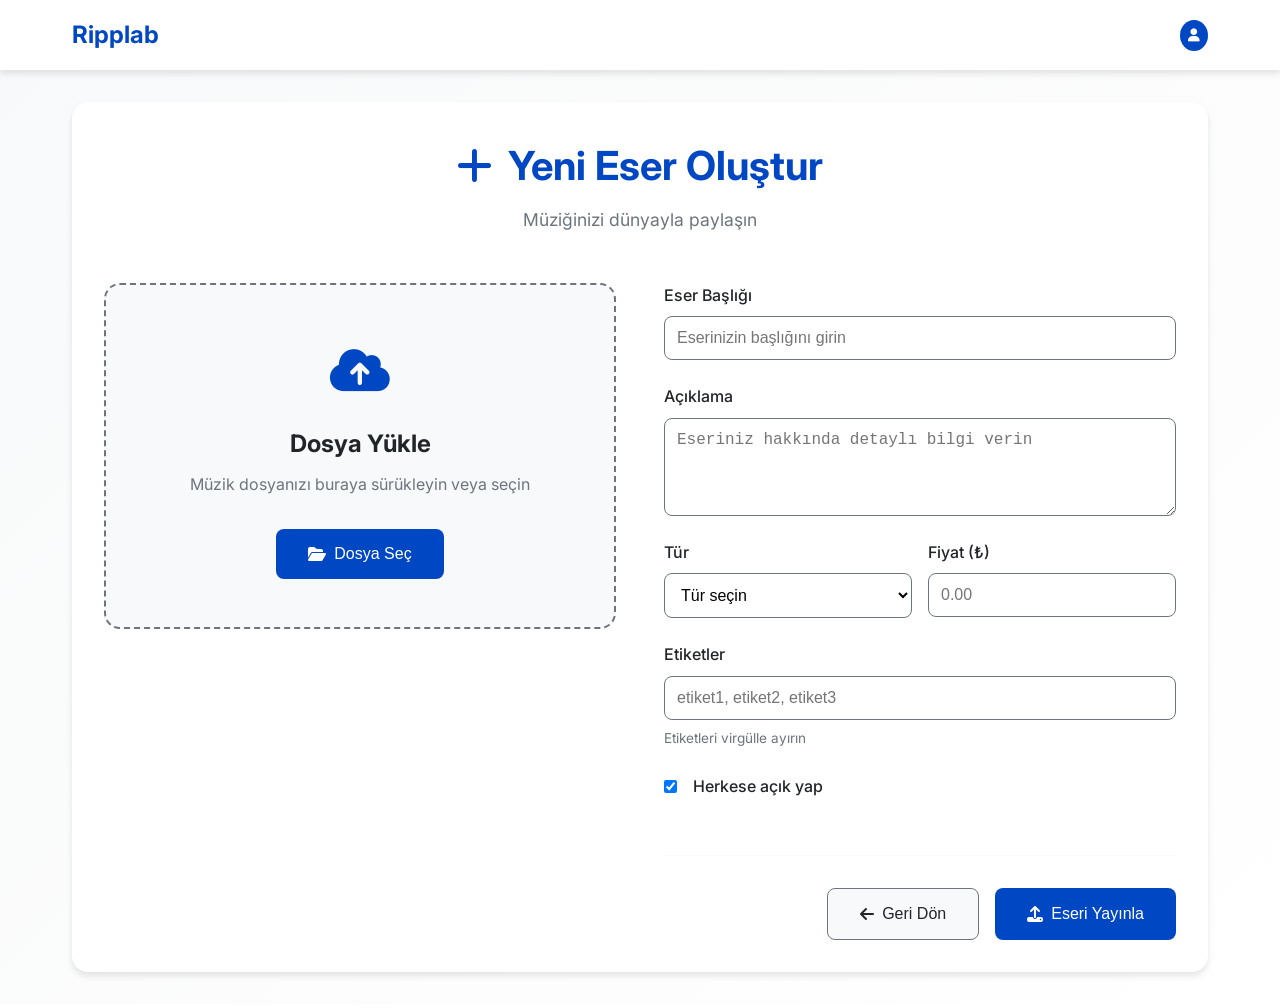
<file: Home/new-workspace/index.html>
<!DOCTYPE html>
<html lang="tr">
<head>
    <meta charset="UTF-8">
    <meta name="viewport" content="width=device-width, initial-scale=1.0">
    <title>Ripplab - Yeni Eser</title>
    <link rel="icon" type="image/png" href="../assets/favicon logo.png">
    <link rel="stylesheet" href="style.css">
    <link href="https://fonts.googleapis.com/css2?family=Inter:wght@300;400;500;600;700&display=swap" rel="stylesheet">
    <link rel="stylesheet" href="https://cdnjs.cloudflare.com/ajax/libs/font-awesome/6.4.0/css/all.min.css">
</head>
<body>
    <!-- Header -->
    <header class="header">
        <nav class="nav">
            <div class="logo">
                <a href="../index.html" class="logo-link">
                    <span class="logo-text">Ripplab</span>
                </a>
            </div>
            
            <div class="header-controls">
                <div class="user-menu">
                    <button class="user-btn">
                        <i class="fas fa-user"></i>
                    </button>
                    <div class="user-dropdown">
                        <a href="#" class="dropdown-item">
                            <i class="fas fa-user"></i>
                            Profil
                        </a>
                        <a href="#" class="dropdown-item">
                            <i class="fas fa-wallet"></i>
                            Cüzdan: ₺150
                        </a>
                        <a href="../settings/index.html" class="dropdown-item">
                            <i class="fas fa-cog"></i>
                            Ayarlar
                        </a>
                        <a href="#" class="dropdown-item">
                            <i class="fas fa-sign-out-alt"></i>
                            Çıkış
                        </a>
                    </div>
                </div>
            </div>
        </nav>
    </header>

    <!-- Main Content -->
    <main class="main">
        <div class="page-container">
            <div class="page-header">
                <h1 class="page-title">
                    <i class="fas fa-plus"></i>
                    Yeni Eser Oluştur
                </h1>
                <p class="page-subtitle">Müziğinizi dünyayla paylaşın</p>
            </div>

            <div class="upload-section">
                <div class="upload-card">
                    <div class="upload-icon">
                        <i class="fas fa-cloud-upload-alt"></i>
                    </div>
                    <h3>Dosya Yükle</h3>
                    <p>Müzik dosyanızı buraya sürükleyin veya seçin</p>
                    <input type="file" id="music-file" accept="audio/*" hidden>
                    <button class="upload-btn" onclick="document.getElementById('music-file').click()">
                        <i class="fas fa-folder-open"></i>
                        Dosya Seç
                    </button>
                    <div class="file-info" id="file-info" style="display: none;">
                        <div class="file-details">
                            <i class="fas fa-music"></i>
                            <span class="file-name"></span>
                            <span class="file-size"></span>
                        </div>
                        <button class="remove-file-btn" onclick="removeFile()">
                            <i class="fas fa-times"></i>
                        </button>
                    </div>
                </div>

                <div class="form-section">
                    <form class="upload-form" id="upload-form">
                        <div class="form-group">
                            <label for="title">Eser Başlığı</label>
                            <input type="text" id="title" name="title" placeholder="Eserinizin başlığını girin" required>
                        </div>

                        <div class="form-group">
                            <label for="description">Açıklama</label>
                            <textarea id="description" name="description" placeholder="Eseriniz hakkında detaylı bilgi verin" rows="4"></textarea>
                        </div>

                        <div class="form-row">
                            <div class="form-group">
                                <label for="genre">Tür</label>
                                <select id="genre" name="genre" required>
                                    <option value="">Tür seçin</option>
                                    <option value="beat">Beat</option>
                                    <option value="electronic">Elektronik</option>
                                    <option value="pop">Pop</option>
                                    <option value="rock">Rock</option>
                                    <option value="hip-hop">Hip-Hop</option>
                                    <option value="classical">Klasik</option>
                                    <option value="jazz">Jazz</option>
                                    <option value="ambient">Ambient</option>
                                    <option value="other">Diğer</option>
                                </select>
                            </div>

                            <div class="form-group">
                                <label for="price">Fiyat (₺)</label>
                                <input type="number" id="price" name="price" placeholder="0.00" min="0" step="0.01">
                            </div>
                        </div>

                        <div class="form-group">
                            <label for="tags">Etiketler</label>
                            <input type="text" id="tags" name="tags" placeholder="etiket1, etiket2, etiket3">
                            <small>Etiketleri virgülle ayırın</small>
                        </div>

                        <div class="form-group">
                            <label class="checkbox-label">
                                <input type="checkbox" id="public" name="public" checked>
                                <span class="checkmark"></span>
                                Herkese açık yap
                            </label>
                        </div>

                        <div class="form-actions">
                            <button type="button" class="btn-secondary" onclick="goBack()">
                                <i class="fas fa-arrow-left"></i>
                                Geri Dön
                            </button>
                            <button type="submit" class="btn-primary">
                                <i class="fas fa-upload"></i>
                                Eseri Yayınla
                            </button>
                        </div>
                    </form>
                </div>
            </div>
        </div>
    </main>

    <script src="script.js"></script>
</body>
</html>
</file>
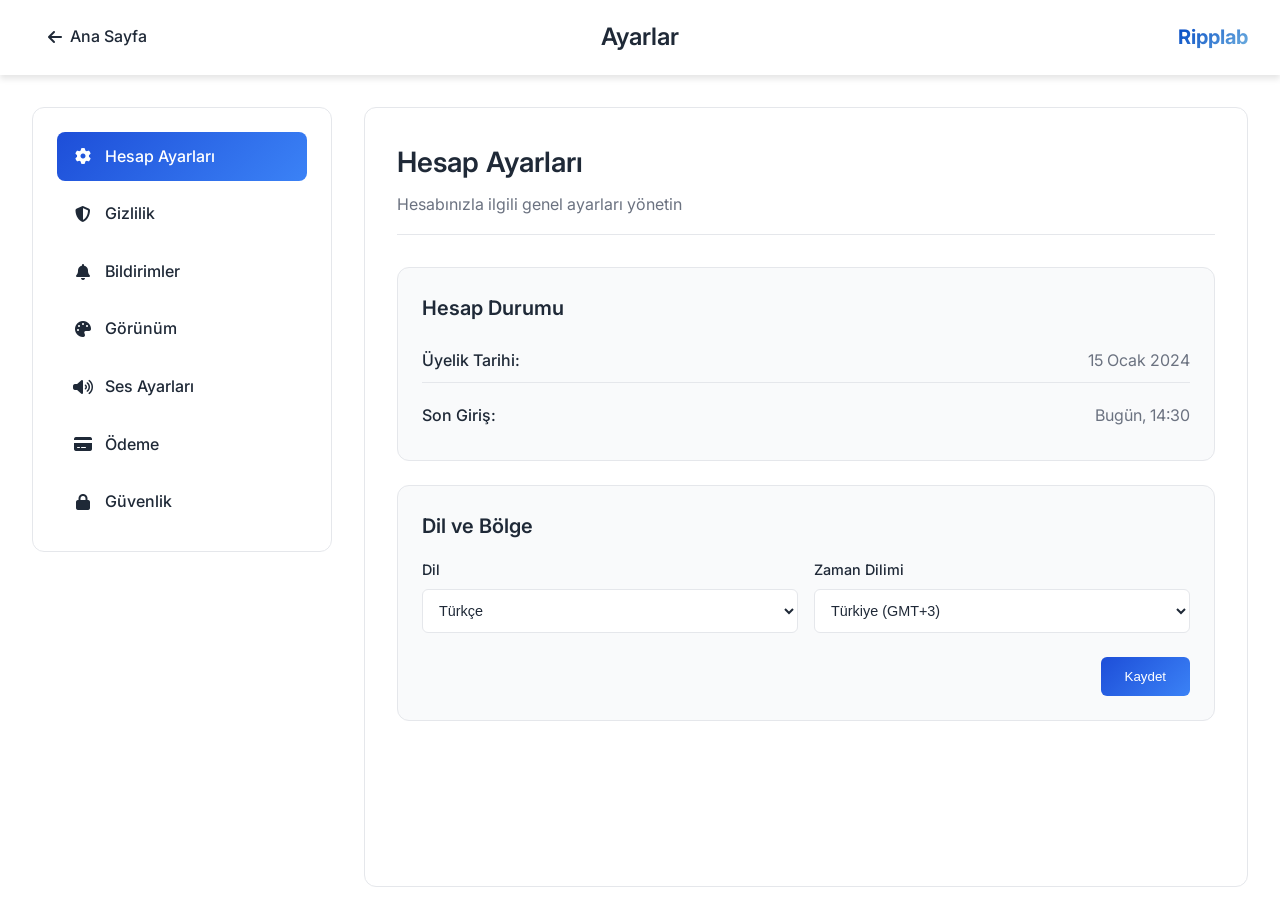
<file: Home/settings/index.html>
<!DOCTYPE html>
<html lang="tr">
<head>
    <meta charset="UTF-8">
    <meta name="viewport" content="width=device-width, initial-scale=1.0">
    <title>Ripplab - Ayarlar</title>
    <link rel="icon" type="image/png" href="../assets/favicon logo.png">
    <link rel="stylesheet" href="style.css">
    <link href="https://fonts.googleapis.com/css2?family=Inter:wght@300;400;500;600;700&display=swap" rel="stylesheet">
    <link rel="stylesheet" href="https://cdnjs.cloudflare.com/ajax/libs/font-awesome/6.4.0/css/all.min.css">
</head>
<body>
    <!-- Header -->
    <header class="header">
        <nav class="nav">
            <div class="nav-left">
                <a href="../index.html" class="back-btn">
                    <i class="fas fa-arrow-left"></i>
                    Ana Sayfa
                </a>
            </div>
            <div class="nav-center">
                <h1 class="page-title">Ayarlar</h1>
            </div>
            <div class="nav-right">
                <div class="logo">
                    <span class="logo-text">Ripplab</span>
                </div>
            </div>
        </nav>
    </header>

    <!-- Main Content -->
    <main class="main">
        <div class="settings-container">
            <!-- Settings Sidebar -->
            <aside class="settings-sidebar">
                <div class="settings-menu">

                    <div class="menu-item active" data-section="account">
                        <i class="fas fa-cog"></i>
                        <span>Hesap Ayarları</span>
                    </div>
                    <div class="menu-item" data-section="privacy">
                        <i class="fas fa-shield-alt"></i>
                        <span>Gizlilik</span>
                    </div>
                    <div class="menu-item" data-section="notifications">
                        <i class="fas fa-bell"></i>
                        <span>Bildirimler</span>
                    </div>
                    <div class="menu-item" data-section="appearance">
                        <i class="fas fa-palette"></i>
                        <span>Görünüm</span>
                    </div>
                    <div class="menu-item" data-section="audio">
                        <i class="fas fa-volume-up"></i>
                        <span>Ses Ayarları</span>
                    </div>
                    <div class="menu-item" data-section="payment">
                        <i class="fas fa-credit-card"></i>
                        <span>Ödeme</span>
                    </div>
                    <div class="menu-item" data-section="security">
                        <i class="fas fa-lock"></i>
                        <span>Güvenlik</span>
                    </div>
                </div>
            </aside>

            <!-- Settings Content -->
            <div class="settings-content">


                <!-- Account Settings Section -->
                <section class="settings-section active" id="account-section">
                    <div class="section-header">
                        <h2>Hesap Ayarları</h2>
                        <p>Hesabınızla ilgili genel ayarları yönetin</p>
                    </div>
                    
                    <div class="settings-card">
                        <h3>Hesap Durumu</h3>
                        <div class="status-info">

                            <div class="status-item">
                                <span class="status-label">Üyelik Tarihi:</span>
                                <span class="status-value">15 Ocak 2024</span>
                            </div>
                            <div class="status-item">
                                <span class="status-label">Son Giriş:</span>
                                <span class="status-value">Bugün, 14:30</span>
                            </div>
                        </div>
                    </div>

                    <div class="settings-card">
                        <h3>Dil ve Bölge</h3>
                        <div class="form-grid">
                            <div class="form-group">
                                <label>Dil</label>
                                <select class="form-select">
                                    <option value="tr">Türkçe</option>
                                    <option value="en">English</option>
                                    <option value="de">Deutsch</option>
                                </select>
                            </div>
                            <div class="form-group">
                                <label>Zaman Dilimi</label>
                                <select class="form-select">
                                    <option value="tr">Türkiye (GMT+3)</option>
                                    <option value="utc">UTC (GMT+0)</option>
                                </select>
                            </div>
                        </div>
                        <div class="form-actions">
                            <button class="btn-save">Kaydet</button>
                        </div>
                    </div>
                </section>

                <!-- Privacy Settings Section -->
                <section class="settings-section" id="privacy-section">
                    <div class="section-header">
                        <h2>Gizlilik Ayarları</h2>
                        <p>Gizliliğinizi ve verilerinizi koruyun</p>
                    </div>
                    
                    <div class="settings-card">
                        <h3>Profil Gizliliği</h3>
                        <div class="toggle-group">
                            <div class="toggle-item">
                                <div class="toggle-info">
                                    <h4>Profili Herkese Açık Yap</h4>
                                    <p>Diğer kullanıcılar profilinizi görebilir</p>
                                </div>
                                <label class="toggle-switch">
                                    <input type="checkbox" checked>
                                    <span class="toggle-slider"></span>
                                </label>
                            </div>
                            <div class="toggle-item">
                                <div class="toggle-info">
                                    <h4>Müzik Listelerimi Göster</h4>
                                    <p>Oluşturduğunuz listeler herkese açık olur</p>
                                </div>
                                <label class="toggle-switch">
                                    <input type="checkbox" checked>
                                    <span class="toggle-slider"></span>
                                </label>
                            </div>
                            <div class="toggle-item">
                                <div class="toggle-info">
                                    <h4>Çevrimiçi Durumumu Göster</h4>
                                    <p>Diğer kullanıcılar ne zaman çevrimiçi olduğunuzu görebilir</p>
                                </div>
                                <label class="toggle-switch">
                                    <input type="checkbox">
                                    <span class="toggle-slider"></span>
                                </label>
                            </div>
                        </div>
                    </div>
                </section>

                <!-- Notifications Section -->
                <section class="settings-section" id="notifications-section">
                    <div class="section-header">
                        <h2>Bildirim Ayarları</h2>
                        <p>Hangi bildirimleri almak istediğinizi seçin</p>
                    </div>
                    
                    <div class="settings-card">
                        <h3>E-posta Bildirimleri</h3>
                        <div class="toggle-group">
                            <div class="toggle-item">
                                <div class="toggle-info">
                                    <h4>Yeni Müzik Bildirimleri</h4>
                                    <p>Takip ettiğiniz sanatçıların yeni müzikleri</p>
                                </div>
                                <label class="toggle-switch">
                                    <input type="checkbox" checked>
                                    <span class="toggle-slider"></span>
                                </label>
                            </div>
                            <div class="toggle-item">
                                <div class="toggle-info">
                                    <h4>Promosyon E-postaları</h4>
                                    <p>İndirimler ve özel teklifler</p>
                                </div>
                                <label class="toggle-switch">
                                    <input type="checkbox">
                                    <span class="toggle-slider"></span>
                                </label>
                            </div>
                        </div>
                    </div>

                    <div class="settings-card">
                        <h3>Push Bildirimleri</h3>
                        <div class="toggle-group">
                            <div class="toggle-item">
                                <div class="toggle-info">
                                    <h4>Tarayıcı Bildirimleri</h4>
                                    <p>Önemli güncellemeler için bildirim alın</p>
                                </div>
                                <label class="toggle-switch">
                                    <input type="checkbox" checked>
                                    <span class="toggle-slider"></span>
                                </label>
                            </div>
                        </div>
                    </div>
                </section>

                <!-- Appearance Section -->
                <section class="settings-section" id="appearance-section">
                    <div class="section-header">
                        <h2>Görünüm Ayarları</h2>
                        <p>Uygulamanın görünümünü özelleştirin</p>
                    </div>
                    
                    <div class="settings-card">
                        <h3>Tema</h3>
                        <div class="theme-options">
                            <div class="theme-option active" data-theme="light">
                                <div class="theme-preview light-preview">
                                    <div class="preview-header"></div>
                                    <div class="preview-content"></div>
                                </div>
                                <span>Açık Tema</span>
                            </div>
                            <div class="theme-option" data-theme="dark">
                                <div class="theme-preview dark-preview">
                                    <div class="preview-header"></div>
                                    <div class="preview-content"></div>
                                </div>
                                <span>Koyu Tema</span>
                            </div>
                            <div class="theme-option" data-theme="auto">
                                <div class="theme-preview auto-preview">
                                    <div class="preview-header"></div>
                                    <div class="preview-content"></div>
                                </div>
                                <span>Otomatik</span>
                            </div>
                        </div>
                    </div>
                </section>

                <!-- Audio Settings Section -->
                <section class="settings-section" id="audio-section">
                    <div class="section-header">
                        <h2>Ses Ayarları</h2>
                        <p>Müzik dinleme deneyiminizi optimize edin</p>
                    </div>
                    
                    <div class="settings-card">
                        <h3>Ses Kalitesi</h3>
                        <div class="quality-options">
                            <div class="quality-option">
                                <input type="radio" name="quality" id="quality-low" value="low">
                                <label for="quality-low">
                                    <span class="quality-title">Normal</span>
                                    <span class="quality-desc">128 kbps - Daha az veri kullanır</span>
                                </label>
                            </div>
                            <div class="quality-option">
                                <input type="radio" name="quality" id="quality-high" value="high" checked>
                                <label for="quality-high">
                                    <span class="quality-title">Yüksek</span>
                                    <span class="quality-desc">320 kbps - En iyi ses kalitesi</span>
                                </label>
                            </div>
                        </div>
                    </div>

                    <div class="settings-card">
                        <h3>Ses Efektleri</h3>
                        <div class="toggle-group">
                            <div class="toggle-item">
                                <div class="toggle-info">
                                    <h4>Otomatik Ses Seviyesi</h4>
                                    <p>Şarkılar arasında ses seviyesini dengeler</p>
                                </div>
                                <label class="toggle-switch">
                                    <input type="checkbox" checked>
                                    <span class="toggle-slider"></span>
                                </label>
                            </div>
                        </div>
                    </div>
                </section>

                <!-- Payment Section -->
                <section class="settings-section" id="payment-section">
                    <div class="section-header">
                        <h2>Ödeme Ayarları</h2>
                        <p>Ödeme yöntemlerinizi yönetin</p>
                    </div>
                    
                    <div class="settings-card">
                        <h3>Kayıtlı Kartlar</h3>
                        <div class="payment-methods">
                            <div class="payment-method">
                                <div class="card-info">
                                    <i class="fab fa-cc-visa"></i>
                                    <span>**** **** **** 1234</span>
                                    <span class="card-expiry">12/25</span>
                                </div>
                                <button class="btn-remove">Kaldır</button>
                            </div>
                        </div>
                        <button class="btn-add-card">
                            <i class="fas fa-plus"></i>
                            Yeni Kart Ekle
                        </button>
                    </div>
                </section>

                <!-- Security Section -->
                <section class="settings-section" id="security-section">
                    <div class="section-header">
                        <h2>Güvenlik Ayarları</h2>
                        <p>Hesabınızın güvenliğini artırın</p>
                    </div>
                    
                    <div class="settings-card">
                        <h3>Şifre Değiştir</h3>
                        <div class="form-grid">
                            <div class="form-group">
                                <label>Mevcut Şifre</label>
                                <input type="password" class="form-input">
                            </div>
                            <div class="form-group">
                                <label>Yeni Şifre</label>
                                <input type="password" class="form-input">
                            </div>
                            <div class="form-group">
                                <label>Yeni Şifre Tekrar</label>
                                <input type="password" class="form-input">
                            </div>
                        </div>
                        <div class="form-actions">
                            <button class="btn-save">Şifreyi Değiştir</button>
                        </div>
                    </div>

                    <div class="settings-card">
                        <h3>İki Faktörlü Doğrulama</h3>
                        <div class="toggle-item">
                            <div class="toggle-info">
                                <h4>2FA Aktif Et</h4>
                                <p>Hesabınız için ekstra güvenlik katmanı</p>
                            </div>
                            <label class="toggle-switch">
                                <input type="checkbox">
                                <span class="toggle-slider"></span>
                            </label>
                        </div>
                    </div>
                </section>
            </div>
        </div>
    </main>

    <script src="script.js"></script>
</body>
</html>
</file>
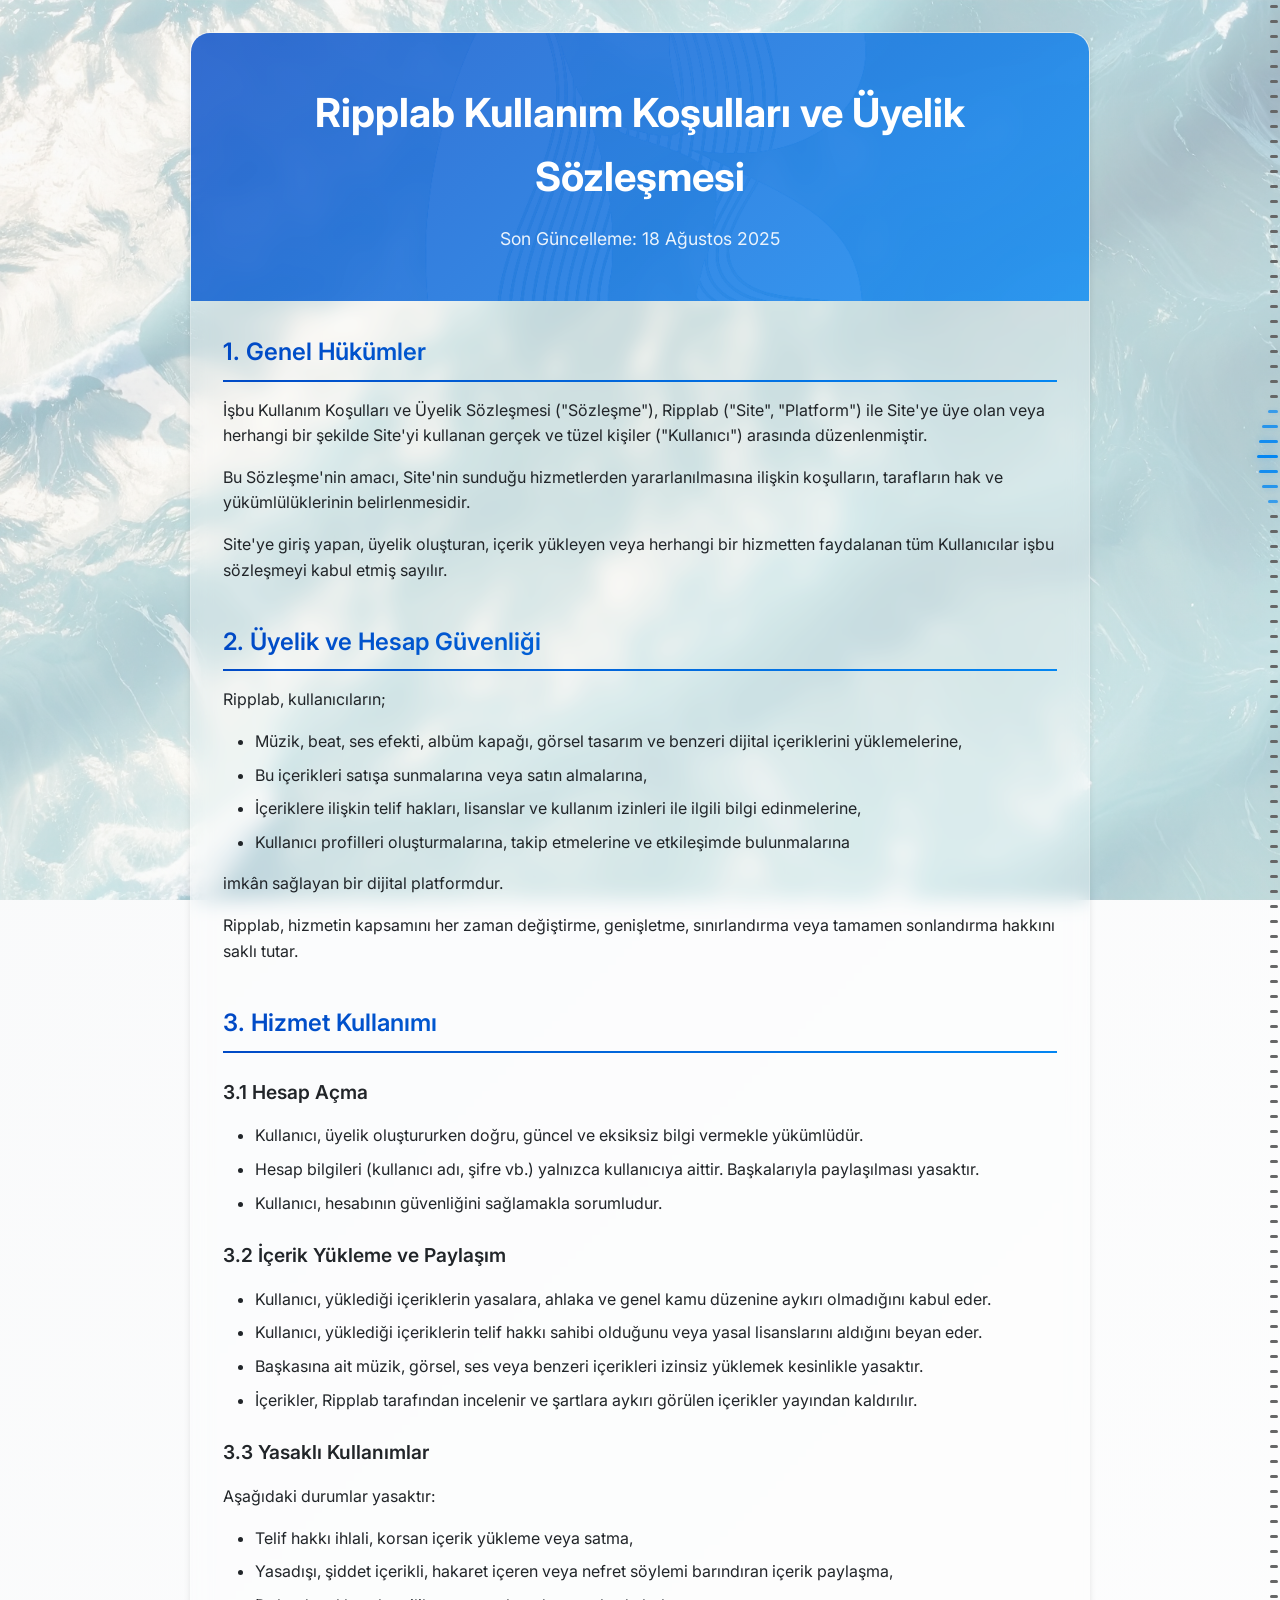
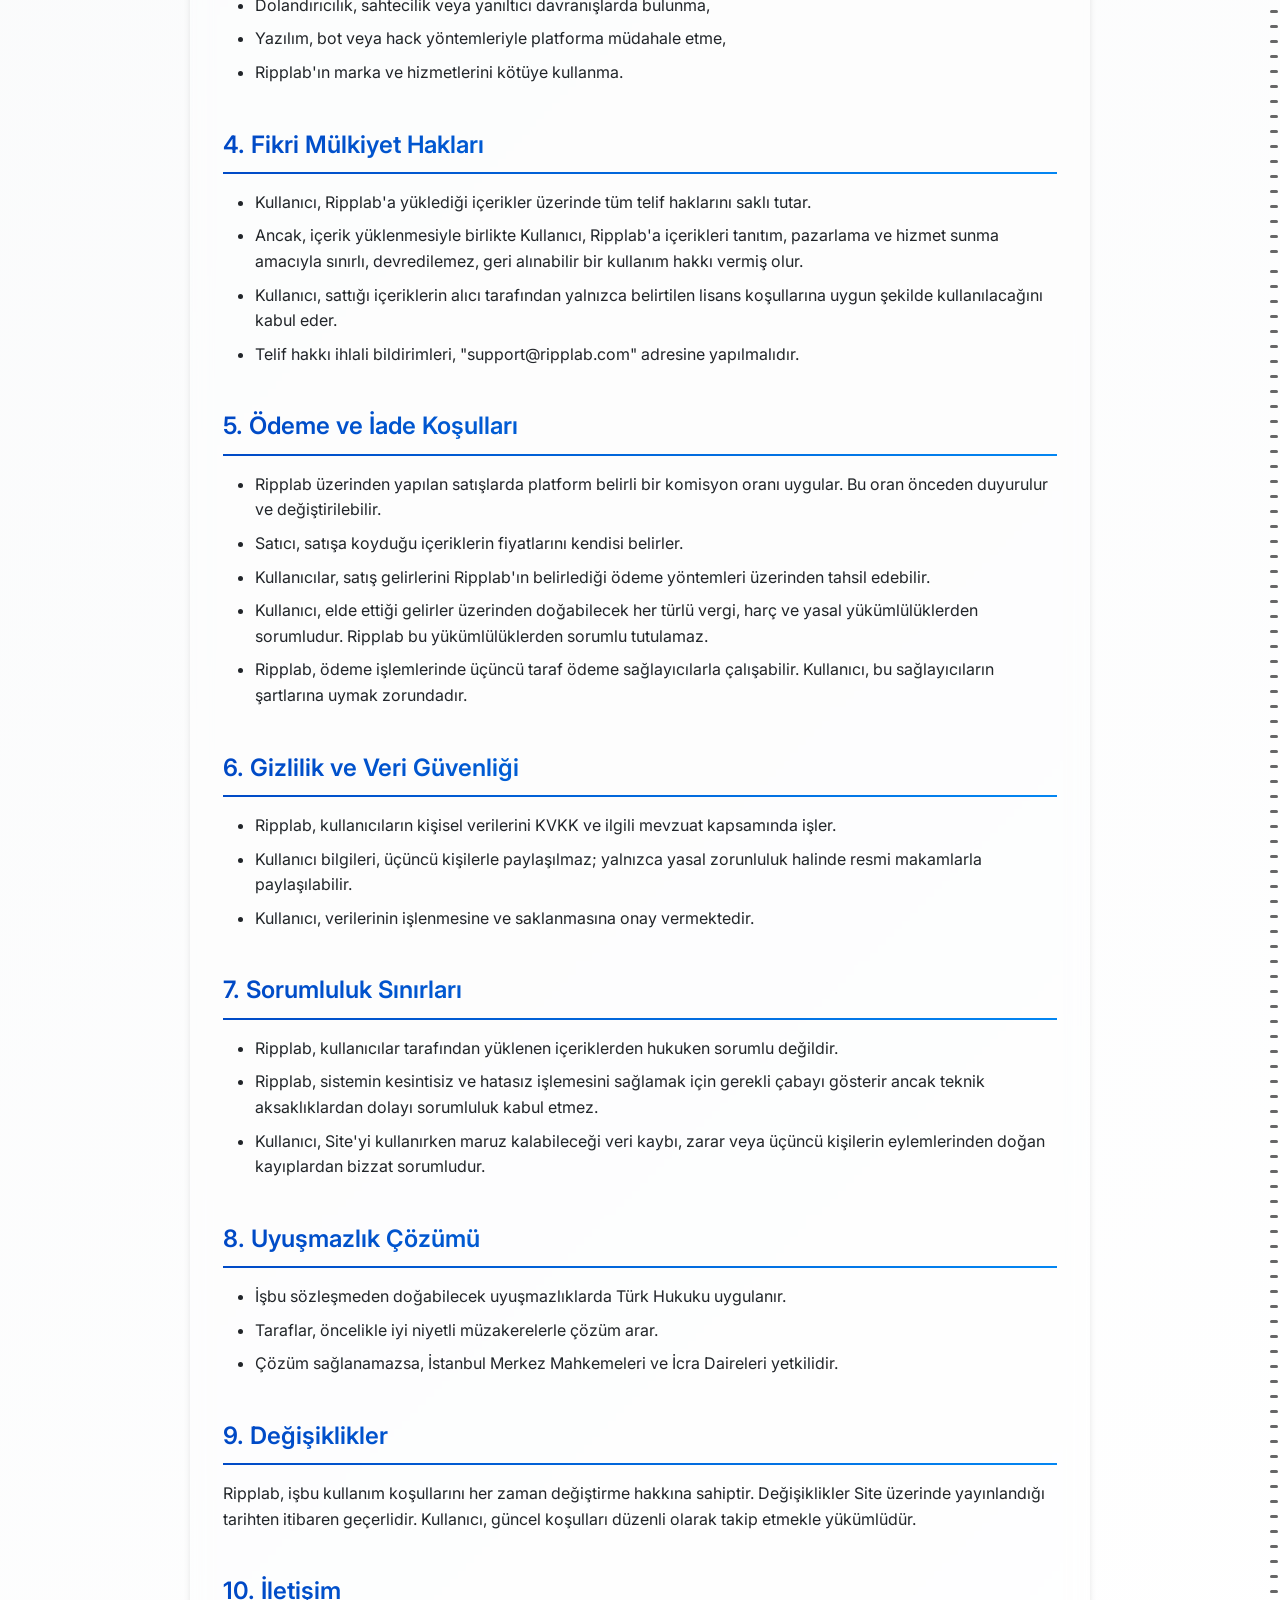
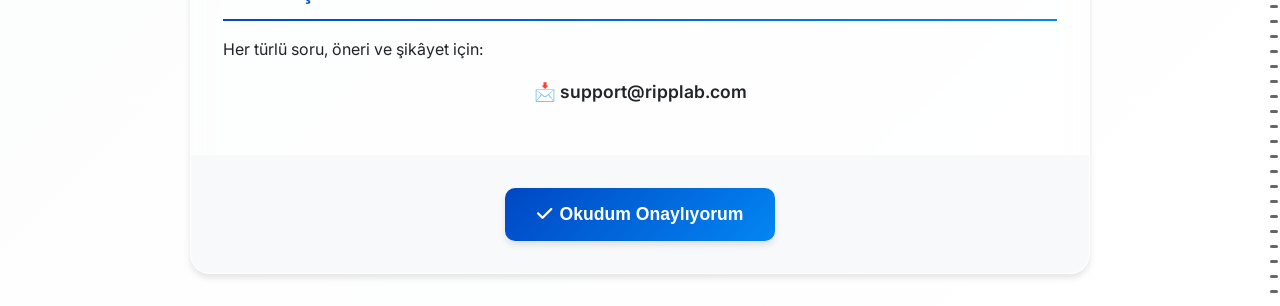
<file: login/terms.html>
<!DOCTYPE html>
<html lang="tr" id="html-lang">
<head>
    <meta charset="UTF-8">
    <meta name="viewport" content="width=device-width, initial-scale=1.0">
    <title>Ripplab - Kullanım Koşulları</title>
    <link rel="icon" type="image/png" href="assets/favicon logo.png" sizes="16x16">
    <link rel="icon" type="image/png" href="assets/favicon logo.png" sizes="32x32">
    <link rel="icon" type="image/png" href="assets/favicon logo.png" sizes="64x64">
    <link rel="icon" type="image/png" href="assets/favicon logo.png" sizes="128x128">
    <link rel="icon" type="image/png" href="assets/favicon logo.png" sizes="256x256">
    <link rel="icon" type="image/png" href="assets/favicon logo.png" sizes="512x512">
    <link rel="icon" type="image/png" href="assets/favicon logo.png" sizes="1024x1024">
    <link rel="icon" type="image/png" href="assets/favicon logo.png" sizes="2048x2048">
    <link rel="icon" type="image/png" href="assets/favicon logo.png" sizes="4096x4096">
    <link rel="apple-touch-icon" href="assets/favicon logo.png" sizes="8192x8192">
    <link rel="stylesheet" href="terms.css">
    <link href="https://fonts.googleapis.com/css2?family=Inter:wght@300;400;500;600;700&display=swap" rel="stylesheet">
    <link rel="stylesheet" href="https://cdnjs.cloudflare.com/ajax/libs/font-awesome/6.4.0/css/all.min.css">
    <script src="terms.js" defer></script>
</head>
<body>
    <!-- Hızlı Okuma Uyarı Mesajı -->
    <div class="fast-reader-message" id="fast-reader-message">
        <div class="message-content">
            <span id="fast-reader-text">Vay be! ne kadar da hızlı okudun</span>
        </div>
    </div>
    
    <!-- Merkez çizgi (görünür) -->
    <div class="center-line"></div>
    
    <!-- Sayfa boyunca yayılan metre çubukları -->
    <div class="page-meters">
        <div class="meter meter--6"></div>
        <div class="meter meter--5"></div>
        <div class="meter meter--4"></div>
        <div class="meter meter--3"></div>
        <div class="meter meter--2"></div>
        <div class="meter meter--1"></div>
        <div class="meter meter-1"></div>
        <div class="meter meter-2"></div>
        <div class="meter meter-3"></div>
        <div class="meter meter-4"></div>
        <div class="meter meter-5"></div>
        <div class="meter meter-6"></div>
        <div class="meter meter-7"></div>
        <div class="meter meter-8"></div>
        <div class="meter meter-9"></div>
        <div class="meter meter-10"></div>
        <div class="meter meter-11"></div>
        <div class="meter meter-12"></div>
        <div class="meter meter-13"></div>
        <div class="meter meter-14"></div>
        <div class="meter meter-15"></div>
        <div class="meter meter-16"></div>
        <div class="meter meter-17"></div>
        <div class="meter meter-18"></div>
        <div class="meter meter-19"></div>
        <div class="meter meter-20"></div>
        <div class="meter meter-21"></div>
        <div class="meter meter-22"></div>
        <div class="meter meter-23"></div>
        <div class="meter meter-24"></div>
        <div class="meter meter-25"></div>
        <div class="meter meter-26"></div>
        <div class="meter meter-27"></div>
        <div class="meter meter-28"></div>
        <div class="meter meter-29"></div>
        <div class="meter meter-30"></div>
        <div class="meter meter-31"></div>
        <div class="meter meter-32"></div>
        <div class="meter meter-33"></div>
        <div class="meter meter-34"></div>
        <div class="meter meter-35"></div>
        <div class="meter meter-36"></div>
        <div class="meter meter-37"></div>
        <div class="meter meter-38"></div>
        <div class="meter meter-39"></div>
        <div class="meter meter-40"></div>
        <div class="meter meter-41"></div>
        <div class="meter meter-42"></div>
        <div class="meter meter-43"></div>
        <div class="meter meter-44"></div>
        <div class="meter meter-45"></div>
        <div class="meter meter-46"></div>
        <div class="meter meter-47"></div>
        <div class="meter meter-48"></div>
        <div class="meter meter-49"></div>
        <div class="meter meter-50"></div>
        <div class="meter meter-51"></div>
        <div class="meter meter-52"></div>
        <div class="meter meter-53"></div>
        <div class="meter meter-54"></div>
        <div class="meter meter-55"></div>
        <div class="meter meter-56"></div>
        <div class="meter meter-57"></div>
        <div class="meter meter-58"></div>
        <div class="meter meter-59"></div>
        <div class="meter meter-60"></div>
        <div class="meter meter-61"></div>
        <div class="meter meter-62"></div>
        <div class="meter meter-63"></div>
        <div class="meter meter-64"></div>
        <div class="meter meter-65"></div>
        <div class="meter meter-66"></div>
        <div class="meter meter-67"></div>
        <div class="meter meter-68"></div>
        <div class="meter meter-69"></div>
        <div class="meter meter-70"></div>
        <div class="meter meter-71"></div>
        <div class="meter meter-72"></div>
        <div class="meter meter-73"></div>
        <div class="meter meter-74"></div>
        <div class="meter meter-75"></div>
        <div class="meter meter-76"></div>
        <div class="meter meter-77"></div>
        <div class="meter meter-78"></div>
        <div class="meter meter-79"></div>
        <div class="meter meter-80"></div>
        <div class="meter meter-81"></div>
        <div class="meter meter-82"></div>
        <div class="meter meter-83"></div>
        <div class="meter meter-84"></div>
        <div class="meter meter-85"></div>
        <div class="meter meter-86"></div>
        <div class="meter meter-87"></div>
        <div class="meter meter-88"></div>
        <div class="meter meter-89"></div>
        <div class="meter meter-90"></div>
        <div class="meter meter-91"></div>
        <div class="meter meter-92"></div>
        <div class="meter meter-93"></div>
        <div class="meter meter-94"></div>
        <div class="meter meter-95"></div>
        <div class="meter meter-96"></div>
        <div class="meter meter-97"></div>
        <div class="meter meter-98"></div>
        <div class="meter meter-99"></div>
        <div class="meter meter-100"></div>
        <div class="meter meter-101"></div>
        <div class="meter meter-102"></div>
        <div class="meter meter-103"></div>
        <div class="meter meter-104"></div>
        <div class="meter meter-105"></div>
        <div class="meter meter-106"></div>
        <div class="meter meter-107"></div>
        <div class="meter meter-108"></div>
        <div class="meter meter-109"></div>
        <div class="meter meter-110"></div>
        <div class="meter meter-111"></div>
        <div class="meter meter-112"></div>
        <div class="meter meter-113"></div>
        <div class="meter meter-114"></div>
        <div class="meter meter-115"></div>
        <div class="meter meter-116"></div>
        <div class="meter meter-117"></div>
        <div class="meter meter-118"></div>
        <div class="meter meter-119"></div>
        <div class="meter meter-120"></div>
        <div class="meter meter-121"></div>
        <div class="meter meter-122"></div>
        <div class="meter meter-123"></div>
        <div class="meter meter-124"></div>
        <div class="meter meter-125"></div>
        <div class="meter meter-126"></div>
        <div class="meter meter-127"></div>
        <div class="meter meter-128"></div>
        <div class="meter meter-129"></div>
        <div class="meter meter-130"></div>
        <div class="meter meter-131"></div>
        <div class="meter meter-132"></div>
        <div class="meter meter-133"></div>
        <div class="meter meter-134"></div>
        <div class="meter meter-135"></div>
        <div class="meter meter-136"></div>
        <div class="meter meter-137"></div>
        <div class="meter meter-138"></div>
        <div class="meter meter-139"></div>
        <div class="meter meter-140"></div>
        <div class="meter meter-141"></div>
        <div class="meter meter-142"></div>
        <div class="meter meter-143"></div>
        <div class="meter meter-144"></div>
        <div class="meter meter-145"></div>
        <div class="meter meter-146"></div>
        <div class="meter meter-147"></div>
        <div class="meter meter-148"></div>
        <div class="meter meter-149"></div>
        <div class="meter meter-150"></div>
        <div class="meter meter-151"></div>
        <div class="meter meter-152"></div>
        <div class="meter meter-153"></div>
        <div class="meter meter-154"></div>
        <div class="meter meter-155"></div>
        <div class="meter meter-156"></div>
        <div class="meter meter-157"></div>
        <div class="meter meter-158"></div>
        <div class="meter meter-159"></div>
        <div class="meter meter-160"></div>
        <div class="meter meter-161"></div>
        <div class="meter meter-162"></div>
        <div class="meter meter-163"></div>
        <div class="meter meter-164"></div>
        <div class="meter meter-165"></div>
        <div class="meter meter-166"></div>
        <div class="meter meter-167"></div>
        <div class="meter meter-168"></div>
        <div class="meter meter-169"></div>
        <div class="meter meter-170"></div>
        <div class="meter meter-171"></div>
        <div class="meter meter-172"></div>
        <div class="meter meter-173"></div>
        <div class="meter meter-174"></div>
        <div class="meter meter-175"></div>
        <div class="meter meter-176"></div>
        <div class="meter meter-177"></div>
        <div class="meter meter-178"></div>
        <div class="meter meter-179"></div>
        <div class="meter meter-180"></div>
        <div class="meter meter-181"></div>
        <div class="meter meter-182"></div>
        <div class="meter meter-183"></div>
        <div class="meter meter-184"></div>
        <div class="meter meter-185"></div>
        <div class="meter meter-186"></div>
        <div class="meter meter-187"></div>
        <div class="meter meter-188"></div>
        <div class="meter meter-189"></div>
        <div class="meter meter-190"></div>
        <div class="meter meter-191"></div>
        <div class="meter meter-192"></div>
        <div class="meter meter-193"></div>
        <div class="meter meter-194"></div>
        <div class="meter meter-195"></div>
        <div class="meter meter-196"></div>
        <div class="meter meter-197"></div>
        <div class="meter meter-198"></div>
        <div class="meter meter-199"></div>
        <div class="meter meter-200"></div>
        <div class="meter meter-201"></div>
        <div class="meter meter-202"></div>
        <div class="meter meter-203"></div>
        <div class="meter meter-204"></div>
        <div class="meter meter-205"></div>
        <div class="meter meter-206"></div>
        <div class="meter meter-207"></div>
        <div class="meter meter-208"></div>
        <div class="meter meter-209"></div>
        <div class="meter meter-210"></div>
        <div class="meter meter-211"></div>
        <div class="meter meter-212"></div>
        <div class="meter meter-213"></div>
        <div class="meter meter-214"></div>
        <div class="meter meter-215"></div>
        <div class="meter meter-216"></div>
        <div class="meter meter-217"></div>
        <div class="meter meter-218"></div>
        <div class="meter meter-219"></div>
        <div class="meter meter-220"></div>
        <div class="meter meter-221"></div>
        <div class="meter meter-222"></div>
        <div class="meter meter-223"></div>
        <div class="meter meter-224"></div>
        <div class="meter meter-225"></div>
        <div class="meter meter-226"></div>
        <div class="meter meter-227"></div>
        <div class="meter meter-228"></div>
    </div>
    
    <!-- Wave Animation - Same as Lobi Page -->
    <div class="hero-visual">
        <div class="wave-animation">
            <div class="wave wave-1"></div>
            <div class="wave wave-2"></div>
            <div class="wave wave-3"></div>
            <div class="wave wave-4"></div>
            <div class="wave wave-5"></div>
            <div class="wave wave-6"></div>
        </div>
    </div>
    
    <!-- Main Content -->
    <main class="main">
        <!-- Loading Screen -->
        <div id="loading-screen" class="loading-screen">
            <div class="loading-spinner"></div>
        </div>
        
        <div class="terms-container">
            <div class="terms-header">
                <h1 class="terms-title" id="terms-title">Ripplab Kullanım Koşulları ve Üyelik Sözleşmesi</h1>
                <p class="terms-date" id="terms-date">Son Güncelleme: 18 Ağustos 2025</p>
            </div>

            <div class="terms-content">
                <section class="terms-section">
                    <h2 class="section-title" id="section-1">1. Genel Hükümler</h2>
                    <p id="section-1-content">İşbu Kullanım Koşulları ve Üyelik Sözleşmesi ("Sözleşme"), Ripplab ("Site", "Platform") ile Site'ye üye olan veya herhangi bir şekilde Site'yi kullanan gerçek ve tüzel kişiler ("Kullanıcı") arasında düzenlenmiştir.</p>
                    <p id="section-1-content-2">Bu Sözleşme'nin amacı, Site'nin sunduğu hizmetlerden yararlanılmasına ilişkin koşulların, tarafların hak ve yükümlülüklerinin belirlenmesidir.</p>
                    <p id="section-1-content-3">Site'ye giriş yapan, üyelik oluşturan, içerik yükleyen veya herhangi bir hizmetten faydalanan tüm Kullanıcılar işbu sözleşmeyi kabul etmiş sayılır.</p>
                </section>

                <section class="terms-section">
                    <h2 class="section-title" id="section-2">2. Üyelik ve Hesap Güvenliği</h2>
                    <p id="section-2-content">Ripplab, kullanıcıların;</p>
                    <ul>
                        <li id="section-2-list-1">Müzik, beat, ses efekti, albüm kapağı, görsel tasarım ve benzeri dijital içeriklerini yüklemelerine,</li>
                        <li id="section-2-list-2">Bu içerikleri satışa sunmalarına veya satın almalarına,</li>
                        <li id="section-2-list-3">İçeriklere ilişkin telif hakları, lisanslar ve kullanım izinleri ile ilgili bilgi edinmelerine,</li>
                        <li id="section-2-list-4">Kullanıcı profilleri oluşturmalarına, takip etmelerine ve etkileşimde bulunmalarına</li>
                    </ul>
                    <p id="section-2-content-2">imkân sağlayan bir dijital platformdur.</p>
                    <p id="section-2-content-3">Ripplab, hizmetin kapsamını her zaman değiştirme, genişletme, sınırlandırma veya tamamen sonlandırma hakkını saklı tutar.</p>
                </section>

                <section class="terms-section">
                    <h2 class="section-title" id="section-3">3. Hizmet Kullanımı</h2>
                    <h3 id="section-3-1">3.1 Hesap Açma</h3>
                    <ul>
                        <li id="section-3-1-list-1">Kullanıcı, üyelik oluştururken doğru, güncel ve eksiksiz bilgi vermekle yükümlüdür.</li>
                        <li id="section-3-1-list-2">Hesap bilgileri (kullanıcı adı, şifre vb.) yalnızca kullanıcıya aittir. Başkalarıyla paylaşılması yasaktır.</li>
                        <li id="section-3-1-list-3">Kullanıcı, hesabının güvenliğini sağlamakla sorumludur.</li>
                    </ul>

                    <h3 id="section-3-2">3.2 İçerik Yükleme ve Paylaşım</h3>
                    <ul>
                        <li id="section-3-2-list-1">Kullanıcı, yüklediği içeriklerin yasalara, ahlaka ve genel kamu düzenine aykırı olmadığını kabul eder.</li>
                        <li id="section-3-2-list-2">Kullanıcı, yüklediği içeriklerin telif hakkı sahibi olduğunu veya yasal lisanslarını aldığını beyan eder.</li>
                        <li id="section-3-2-list-3">Başkasına ait müzik, görsel, ses veya benzeri içerikleri izinsiz yüklemek kesinlikle yasaktır.</li>
                        <li id="section-3-2-list-4">İçerikler, Ripplab tarafından incelenir ve şartlara aykırı görülen içerikler yayından kaldırılır.</li>
                    </ul>

                    <h3 id="section-3-3">3.3 Yasaklı Kullanımlar</h3>
                    <p id="section-3-3-content">Aşağıdaki durumlar yasaktır:</p>
                    <ul>
                        <li id="section-3-3-list-1">Telif hakkı ihlali, korsan içerik yükleme veya satma,</li>
                        <li id="section-3-3-list-2">Yasadışı, şiddet içerikli, hakaret içeren veya nefret söylemi barındıran içerik paylaşma,</li>
                        <li id="section-3-3-list-3">Dolandırıcılık, sahtecilik veya yanıltıcı davranışlarda bulunma,</li>
                        <li id="section-3-3-list-4">Yazılım, bot veya hack yöntemleriyle platforma müdahale etme,</li>
                        <li id="section-3-3-list-5">Ripplab'ın marka ve hizmetlerini kötüye kullanma.</li>
                    </ul>
                </section>

                <section class="terms-section">
                    <h2 class="section-title" id="section-4">4. Fikri Mülkiyet Hakları</h2>
                    <ul>
                        <li id="section-4-list-1">Kullanıcı, Ripplab'a yüklediği içerikler üzerinde tüm telif haklarını saklı tutar.</li>
                        <li id="section-4-list-2">Ancak, içerik yüklenmesiyle birlikte Kullanıcı, Ripplab'a içerikleri tanıtım, pazarlama ve hizmet sunma amacıyla sınırlı, devredilemez, geri alınabilir bir kullanım hakkı vermiş olur.</li>
                        <li id="section-4-list-3">Kullanıcı, sattığı içeriklerin alıcı tarafından yalnızca belirtilen lisans koşullarına uygun şekilde kullanılacağını kabul eder.</li>
                        <li id="section-4-list-4">Telif hakkı ihlali bildirimleri, "support@ripplab.com" adresine yapılmalıdır.</li>
                    </ul>
                </section>

                <section class="terms-section">
                    <h2 class="section-title" id="section-5">5. Ödeme ve İade Koşulları</h2>
                    <ul>
                        <li id="section-5-list-1">Ripplab üzerinden yapılan satışlarda platform belirli bir komisyon oranı uygular. Bu oran önceden duyurulur ve değiştirilebilir.</li>
                        <li id="section-5-list-2">Satıcı, satışa koyduğu içeriklerin fiyatlarını kendisi belirler.</li>
                        <li id="section-5-list-3">Kullanıcılar, satış gelirlerini Ripplab'ın belirlediği ödeme yöntemleri üzerinden tahsil edebilir.</li>
                        <li id="section-5-list-4">Kullanıcı, elde ettiği gelirler üzerinden doğabilecek her türlü vergi, harç ve yasal yükümlülüklerden sorumludur. Ripplab bu yükümlülüklerden sorumlu tutulamaz.</li>
                        <li id="section-5-list-5">Ripplab, ödeme işlemlerinde üçüncü taraf ödeme sağlayıcılarla çalışabilir. Kullanıcı, bu sağlayıcıların şartlarına uymak zorundadır.</li>
                    </ul>
                </section>

                <section class="terms-section">
                    <h2 class="section-title" id="section-6">6. Gizlilik ve Veri Güvenliği</h2>
                    <ul>
                        <li id="section-6-list-1">Ripplab, kullanıcıların kişisel verilerini KVKK ve ilgili mevzuat kapsamında işler.</li>
                        <li id="section-6-list-2">Kullanıcı bilgileri, üçüncü kişilerle paylaşılmaz; yalnızca yasal zorunluluk halinde resmi makamlarla paylaşılabilir.</li>
                        <li id="section-6-list-3">Kullanıcı, verilerinin işlenmesine ve saklanmasına onay vermektedir.</li>
                    </ul>
                </section>

                <section class="terms-section">
                    <h2 class="section-title" id="section-7">7. Sorumluluk Sınırları</h2>
                    <ul>
                        <li id="section-7-list-1">Ripplab, kullanıcılar tarafından yüklenen içeriklerden hukuken sorumlu değildir.</li>
                        <li id="section-7-list-2">Ripplab, sistemin kesintisiz ve hatasız işlemesini sağlamak için gerekli çabayı gösterir ancak teknik aksaklıklardan dolayı sorumluluk kabul etmez.</li>
                        <li id="section-7-list-3">Kullanıcı, Site'yi kullanırken maruz kalabileceği veri kaybı, zarar veya üçüncü kişilerin eylemlerinden doğan kayıplardan bizzat sorumludur.</li>
                    </ul>
                </section>

                <section class="terms-section">
                    <h2 class="section-title" id="section-8">8. Uyuşmazlık Çözümü</h2>
                    <ul>
                        <li id="section-8-list-1">İşbu sözleşmeden doğabilecek uyuşmazlıklarda Türk Hukuku uygulanır.</li>
                        <li id="section-8-list-2">Taraflar, öncelikle iyi niyetli müzakerelerle çözüm arar.</li>
                        <li id="section-8-list-3">Çözüm sağlanamazsa, İstanbul Merkez Mahkemeleri ve İcra Daireleri yetkilidir.</li>
                    </ul>
                </section>

                <section class="terms-section">
                    <h2 class="section-title" id="section-9">9. Değişiklikler</h2>
                    <p id="section-9-content">Ripplab, işbu kullanım koşullarını her zaman değiştirme hakkına sahiptir. Değişiklikler Site üzerinde yayınlandığı tarihten itibaren geçerlidir. Kullanıcı, güncel koşulları düzenli olarak takip etmekle yükümlüdür.</p>
                </section>

                <section class="terms-section">
                    <h2 class="section-title" id="section-10">10. İletişim</h2>
                    <p id="section-10-content">Her türlü soru, öneri ve şikâyet için:</p>
                    <p class="contact-email" id="section-10-email">📩 support@ripplab.com</p>
                </section>
            </div>

            <div class="terms-footer">
                <button class="agree-btn" onclick="agreeToTerms()">
                    <i class="fas fa-check"></i>
                    <span id="agree-text">Okudum Onaylıyorum</span>
                </button>
            </div>
        </div>
    </main>

    <!-- Invisible Scroll Area - Right Side (Meter Bar Feature) -->
    <div class="meter-scroll-area">
        <div class="meter-scroll-content"></div>
    </div>

    <script src="terms.js"></script>
</body>
</html>
</file>
<file: Home/new-workspace/style.css>
/* CSS Variables */
:root {
    --primary-blue: #0047c4;
    --primary-blue-dark: #003a9e;
    --secondary-blue: #0386f2;
    --accent-blue: #6eafdf;
    --white: #ffffff;
    --light-gray: #f8f9fa;
    --gray: #6c757d;
    --dark-gray: #343a40;
    --text-primary: #212529;
    --text-secondary: #6c757d;
    --shadow: 0 4px 6px rgba(0, 0, 0, 0.1);
    --shadow-hover: 0 8px 15px rgba(0, 0, 0, 0.15);
}

/* Reset and Base Styles */
* {
    margin: 0;
    padding: 0;
    box-sizing: border-box;
}

body {
    font-family: 'Inter', sans-serif;
    line-height: 1.6;
    color: var(--text-primary);
    background: linear-gradient(135deg, var(--light-gray) 0%, var(--white) 100%);
    min-height: 100vh;
}

/* Header Styles */
.header {
    background: var(--white);
    box-shadow: var(--shadow);
    position: sticky;
    top: 0;
    z-index: 100;
}

.nav {
    display: flex;
    justify-content: space-between;
    align-items: center;
    padding: 1rem 2rem;
    max-width: 1200px;
    margin: 0 auto;
}

.logo-link {
    text-decoration: none;
    color: var(--text-primary);
}

.logo-text {
    font-size: 1.5rem;
    font-weight: 700;
    color: var(--primary-blue);
}

.header-controls {
    display: flex;
    align-items: center;
    gap: 1rem;
}

.user-menu {
    position: relative;
}

.user-btn {
    background: var(--primary-blue);
    color: var(--white);
    border: none;
    padding: 0.5rem;
    border-radius: 50%;
    cursor: pointer;
    transition: all 0.3s ease;
}

.user-btn:hover {
    background: var(--primary-blue-dark);
    transform: scale(1.05);
}

.user-dropdown {
    position: absolute;
    top: 100%;
    right: 0;
    background: var(--white);
    border-radius: 8px;
    box-shadow: var(--shadow-hover);
    padding: 0.5rem 0;
    min-width: 200px;
    opacity: 0;
    visibility: hidden;
    transform: translateY(-10px);
    transition: all 0.3s ease;
}

.user-menu:hover .user-dropdown {
    opacity: 1;
    visibility: visible;
    transform: translateY(0);
}

.dropdown-item {
    display: flex;
    align-items: center;
    gap: 0.5rem;
    padding: 0.75rem 1rem;
    color: var(--text-primary);
    text-decoration: none;
    transition: background 0.3s ease;
}

.dropdown-item:hover {
    background: var(--light-gray);
}

/* Main Content */
.main {
    padding: 2rem;
    max-width: 1200px;
    margin: 0 auto;
}

.page-container {
    background: var(--white);
    border-radius: 16px;
    box-shadow: var(--shadow);
    padding: 2rem;
}

.page-header {
    text-align: center;
    margin-bottom: 3rem;
}

.page-title {
    font-size: 2.5rem;
    font-weight: 700;
    color: var(--primary-blue);
    margin-bottom: 0.5rem;
    display: flex;
    align-items: center;
    justify-content: center;
    gap: 1rem;
}

.page-subtitle {
    font-size: 1.1rem;
    color: var(--text-secondary);
}

/* Upload Section */
.upload-section {
    display: grid;
    grid-template-columns: 1fr 1fr;
    gap: 3rem;
    align-items: start;
}

.upload-card {
    background: var(--light-gray);
    border: 2px dashed var(--gray);
    border-radius: 16px;
    padding: 3rem 2rem;
    text-align: center;
    transition: all 0.3s ease;
    cursor: pointer;
}

.upload-card:hover {
    border-color: var(--primary-blue);
    background: rgba(0, 71, 196, 0.05);
}

.upload-card.dragover {
    border-color: var(--primary-blue);
    background: rgba(0, 71, 196, 0.1);
    transform: scale(1.02);
}

.upload-icon {
    font-size: 3rem;
    color: var(--primary-blue);
    margin-bottom: 1rem;
}

.upload-card h3 {
    font-size: 1.5rem;
    margin-bottom: 0.5rem;
    color: var(--text-primary);
}

.upload-card p {
    color: var(--text-secondary);
    margin-bottom: 2rem;
}

.upload-btn {
    background: var(--primary-blue);
    color: var(--white);
    border: none;
    padding: 1rem 2rem;
    border-radius: 8px;
    font-size: 1rem;
    font-weight: 500;
    cursor: pointer;
    transition: all 0.3s ease;
    display: flex;
    align-items: center;
    gap: 0.5rem;
    margin: 0 auto;
}

.upload-btn:hover {
    background: var(--primary-blue-dark);
    transform: translateY(-2px);
    box-shadow: var(--shadow-hover);
}

.file-info {
    background: var(--white);
    border: 1px solid var(--gray);
    border-radius: 8px;
    padding: 1rem;
    margin-top: 1rem;
    display: flex;
    justify-content: space-between;
    align-items: center;
}

.file-details {
    display: flex;
    align-items: center;
    gap: 0.5rem;
}

.file-name {
    font-weight: 500;
    color: var(--text-primary);
}

.file-size {
    color: var(--text-secondary);
    font-size: 0.9rem;
}

.remove-file-btn {
    background: none;
    border: none;
    color: var(--gray);
    cursor: pointer;
    padding: 0.25rem;
    border-radius: 4px;
    transition: all 0.3s ease;
}

.remove-file-btn:hover {
    background: var(--light-gray);
    color: var(--text-primary);
}

/* Form Section */
.form-section {
    background: var(--white);
}

.upload-form {
    display: flex;
    flex-direction: column;
    gap: 1.5rem;
}

.form-group {
    display: flex;
    flex-direction: column;
    gap: 0.5rem;
}

.form-row {
    display: grid;
    grid-template-columns: 1fr 1fr;
    gap: 1rem;
}

.form-group label {
    font-weight: 500;
    color: var(--text-primary);
}

.form-group input,
.form-group select,
.form-group textarea {
    padding: 0.75rem;
    border: 1px solid var(--gray);
    border-radius: 8px;
    font-size: 1rem;
    transition: all 0.3s ease;
    background: var(--white);
}

.form-group input:focus,
.form-group select:focus,
.form-group textarea:focus {
    outline: none;
    border-color: var(--primary-blue);
    box-shadow: 0 0 0 3px rgba(0, 71, 196, 0.1);
}

.form-group small {
    color: var(--text-secondary);
    font-size: 0.85rem;
}

.checkbox-label {
    display: flex;
    align-items: center;
    gap: 0.5rem;
    cursor: pointer;
    font-weight: 400;
}

.checkbox-label input[type="checkbox"] {
    width: auto;
    margin: 0;
}

.form-actions {
    display: flex;
    gap: 1rem;
    justify-content: flex-end;
    margin-top: 2rem;
    padding-top: 2rem;
    border-top: 1px solid var(--light-gray);
}

.btn-primary,
.btn-secondary {
    padding: 1rem 2rem;
    border: none;
    border-radius: 8px;
    font-size: 1rem;
    font-weight: 500;
    cursor: pointer;
    transition: all 0.3s ease;
    display: flex;
    align-items: center;
    gap: 0.5rem;
}

.btn-primary {
    background: var(--primary-blue);
    color: var(--white);
}

.btn-primary:hover {
    background: var(--primary-blue-dark);
    transform: translateY(-2px);
    box-shadow: var(--shadow-hover);
}

.btn-secondary {
    background: var(--light-gray);
    color: var(--text-primary);
    border: 1px solid var(--gray);
}

.btn-secondary:hover {
    background: var(--gray);
    color: var(--white);
}

/* Responsive Design */
@media (max-width: 768px) {
    .nav {
        padding: 1rem;
    }
    
    .main {
        padding: 1rem;
    }
    
    .page-container {
        padding: 1.5rem;
    }
    
    .page-title {
        font-size: 2rem;
        flex-direction: column;
        gap: 0.5rem;
    }
    
    .upload-section {
        grid-template-columns: 1fr;
        gap: 2rem;
    }
    
    .form-row {
        grid-template-columns: 1fr;
    }
    
    .form-actions {
        flex-direction: column;
    }
    
    .btn-primary,
    .btn-secondary {
        width: 100%;
        justify-content: center;
    }
}

/* Dark Theme Support */
.theme-dark {
    --text-primary: #ffffff;
    --text-secondary: #a0aec0;
    --white: #2d3748;
    --light-gray: #4a5568;
    --gray: #718096;
    --dark-gray: #1a202c;
}

.theme-dark body {
    background: linear-gradient(135deg, var(--dark-gray) 0%, var(--gray) 100%);
}

.theme-dark .header {
    background: var(--white);
}

.theme-dark .page-container {
    background: var(--white);
}

.theme-dark .upload-card {
    background: var(--light-gray);
}

.theme-dark .form-group input,
.theme-dark .form-group select,
.theme-dark .form-group textarea {
    background: var(--light-gray);
    border-color: var(--gray);
    color: var(--text-primary);
}

.theme-dark .file-info {
    background: var(--light-gray);
    border-color: var(--gray);
}
</file>
<file: Home/settings/style.css>
/* CSS Variables */
:root {
    --primary-blue: #3b82f6;
    --primary-blue-dark: #2563eb;
    --secondary-blue: #6eafdf;
    --accent-blue: #6eafdf;
    --accent-red: #dc3545;
    --accent-green: #10b981;
    --text-primary: #1f2937;
    --text-secondary: #6b7280;
    --background: #ffffff;
    --background-secondary: #f9fafb;
    --border: #e5e7eb;
    --light-gray: #f3f4f6;
    --shadow: 0 1px 3px rgba(0, 0, 0, 0.1);
    --shadow-lg: 0 10px 25px rgba(0, 0, 0, 0.1);
    --white: #ffffff;
    --success: #10b981;
    --warning: #f59e0b;
    --danger: #ef4444;
}

/* Dark Theme */
body.theme-dark {
    --text-primary: #f9fafb;
    --text-secondary: #d1d5db;
    --background: #111827;
    --background-secondary: #1f2937;
    --border: #374151;
    --shadow: 0 1px 3px rgba(0, 0, 0, 0.3);
    --shadow-lg: 0 10px 25px rgba(0, 0, 0, 0.3);
}

/* Reset & Base Styles */
* {
    margin: 0;
    padding: 0;
    box-sizing: border-box;
}

body {
    font-family: 'Inter', sans-serif;
    background: var(--background);
    color: var(--text-primary);
    line-height: 1.6;
    transition: background-color 0.3s ease, color 0.3s ease;
}

/* Header Styles */
.header {
    background: rgba(255, 255, 255, 0.3);
    border-bottom: 1px solid rgba(255, 255, 255, 0.2);
    position: sticky;
    top: 0;
    z-index: 1001;
    backdrop-filter: blur(10px);
    -webkit-backdrop-filter: blur(10px);
    box-shadow: 0 4px 6px rgba(0, 0, 0, 0.1);
}

body.theme-dark .header {
    background: rgba(17, 24, 39, 0.3);
    border-bottom: 1px solid rgba(255, 255, 255, 0.1);
}

.nav {
    display: grid;
    grid-template-columns: 1fr 1fr 1fr;
    align-items: center;
    padding: 1rem 2rem;
    max-width: 1400px;
    margin: 0 auto;
}

.nav-left {
    justify-self: start;
}

.nav-center {
    justify-self: center;
}

.nav-right {
    justify-self: end;
}

.back-btn {
    display: flex;
    align-items: center;
    gap: 0.5rem;
    color: var(--text-primary);
    text-decoration: none;
    padding: 0.5rem 1rem;
    border-radius: 8px;
    transition: all 0.3s ease;
    font-weight: 500;
}

.back-btn:hover {
    background: var(--background-secondary);
    color: var(--primary-blue);
}

.page-title {
    font-size: 1.5rem;
    font-weight: 600;
    color: var(--text-primary);
}

.logo-text {
    font-size: 1.25rem;
    font-weight: 700;
    color: var(--primary-blue);
    background: linear-gradient(135deg, #0047c4, #6eafdf);
    -webkit-background-clip: text;
    -webkit-text-fill-color: transparent;
    background-clip: text;
}

/* Main Content */
.main {
    max-width: 1400px;
    margin: 0 auto;
    padding: 2rem;
}

.settings-container {
    display: grid;
    grid-template-columns: 300px 1fr;
    gap: 2rem;
    min-height: calc(100vh - 120px);
}

/* Settings Sidebar */
.settings-sidebar {
    background: var(--background);
    border: 1px solid var(--border);
    border-radius: 12px;
    padding: 1.5rem;
    height: fit-content;
    position: sticky;
    top: 6rem;
}

.settings-menu {
    display: flex;
    flex-direction: column;
    gap: 0.5rem;
}

.menu-item {
    display: flex;
    align-items: center;
    gap: 0.75rem;
    padding: 0.75rem 1rem;
    border-radius: 8px;
    cursor: pointer;
    transition: all 0.3s ease;
    color: var(--text-primary);
    font-weight: 500;
}

.menu-item:hover {
    background: var(--background-secondary);
    color: var(--primary-blue);
}

.menu-item.active {
    background: linear-gradient(135deg, #1d4ed8, #3b82f6);
    color: white;
}

.menu-item i {
    width: 20px;
    text-align: center;
    font-size: 1rem;
}

/* Settings Content */
.settings-content {
    background: var(--background);
    border: 1px solid var(--border);
    border-radius: 12px;
    padding: 2rem;
    min-height: 600px;
}

.settings-section {
    display: none;
}

.settings-section.active {
    display: block;
}

.section-header {
    margin-bottom: 2rem;
    padding-bottom: 1rem;
    border-bottom: 1px solid var(--border);
}

.section-header h2 {
    font-size: 1.75rem;
    font-weight: 600;
    color: var(--text-primary);
    margin-bottom: 0.5rem;
}

.section-header p {
    color: var(--text-secondary);
    font-size: 1rem;
}

/* Settings Cards */
.settings-card {
    background: var(--background-secondary);
    border: 1px solid var(--border);
    border-radius: 12px;
    padding: 1.5rem;
    margin-bottom: 1.5rem;
}

.settings-card h3 {
    font-size: 1.25rem;
    font-weight: 600;
    color: var(--text-primary);
    margin-bottom: 1rem;
}

/* Profile Photo Section */
.profile-photo-section {
    display: flex;
    gap: 1.5rem;
    align-items: center;
}

.profile-photo-container {
    position: relative;
}

.profile-photo-large {
    width: 100px;
    height: 100px;
    border-radius: 50%;
    object-fit: cover;
    border: 3px solid var(--border);
}

.change-photo-btn {
    position: absolute;
    bottom: 0;
    right: 0;
    width: 32px;
    height: 32px;
    background: var(--primary-blue);
    color: white;
    border: none;
    border-radius: 50%;
    cursor: pointer;
    display: flex;
    align-items: center;
    justify-content: center;
    transition: all 0.3s ease;
}

.change-photo-btn:hover {
    background: var(--primary-blue-dark);
    transform: scale(1.1);
}

.profile-photo-info h3 {
    font-size: 1rem;
    margin-bottom: 0.5rem;
}

.profile-photo-info p {
    color: var(--text-secondary);
    font-size: 0.9rem;
    margin-bottom: 1rem;
}

.upload-btn {
    background: var(--primary-blue);
    color: white;
    border: none;
    padding: 0.5rem 1rem;
    border-radius: 6px;
    cursor: pointer;
    font-weight: 500;
    transition: all 0.3s ease;
}

.upload-btn:hover {
    background: var(--primary-blue-dark);
}

/* Form Styles */
.form-grid {
    display: grid;
    grid-template-columns: repeat(auto-fit, minmax(300px, 1fr));
    gap: 1rem;
    margin-bottom: 1.5rem;
}

.form-group {
    display: flex;
    flex-direction: column;
    gap: 0.5rem;
}

.form-group label {
    font-weight: 500;
    color: var(--text-primary);
    font-size: 0.9rem;
}

.form-input, .form-select {
    padding: 0.75rem;
    border: 1px solid var(--border);
    border-radius: 6px;
    background: var(--background);
    color: var(--text-primary);
    font-size: 0.9rem;
    transition: all 0.3s ease;
}

.form-input:focus, .form-select:focus {
    outline: none;
    border-color: var(--primary-blue);
    box-shadow: 0 0 0 3px rgba(59, 130, 246, 0.1);
}

.form-actions {
    display: flex;
    gap: 1rem;
    justify-content: flex-end;
}

.btn-save {
    background: linear-gradient(135deg, #1d4ed8, #3b82f6);
    color: white;
    border: none;
    padding: 0.75rem 1.5rem;
    border-radius: 6px;
    cursor: pointer;
    font-weight: 500;
    transition: all 0.3s ease;
}

.btn-save:hover {
    background: linear-gradient(135deg, #5a9fd4, #6eafdf);
    transform: translateY(-1px);
}

.btn-cancel {
    background: var(--background);
    color: var(--text-secondary);
    border: 1px solid var(--border);
    padding: 0.75rem 1.5rem;
    border-radius: 6px;
    cursor: pointer;
    font-weight: 500;
    transition: all 0.3s ease;
}

.btn-cancel:hover {
    background: var(--background-secondary);
    color: var(--text-primary);
}

/* Status Info */
.status-info {
    display: flex;
    flex-direction: column;
    gap: 0.75rem;
}

.status-item {
    display: flex;
    justify-content: space-between;
    align-items: center;
    padding: 0.5rem 0;
    border-bottom: 1px solid var(--border);
}

.status-item:last-child {
    border-bottom: none;
}

.status-label {
    font-weight: 500;
    color: var(--text-primary);
}

.status-value {
    color: var(--text-secondary);
}

.status-value.premium {
    background: linear-gradient(135deg, #f59e0b, #fbbf24);
    color: white;
    padding: 0.25rem 0.5rem;
    border-radius: 4px;
    font-size: 0.8rem;
    font-weight: 600;
}

/* Toggle Styles */
.toggle-group {
    display: flex;
    flex-direction: column;
    gap: 1rem;
}

.toggle-item {
    display: flex;
    justify-content: space-between;
    align-items: center;
    padding: 1rem;
    background: var(--background);
    border: 1px solid var(--border);
    border-radius: 8px;
}

.toggle-info h4 {
    font-size: 1rem;
    font-weight: 500;
    color: var(--text-primary);
    margin-bottom: 0.25rem;
}

.toggle-info p {
    font-size: 0.9rem;
    color: var(--text-secondary);
}

.toggle-switch {
    position: relative;
    width: 50px;
    height: 24px;
    cursor: pointer;
}

.toggle-switch input {
    opacity: 0;
    width: 0;
    height: 0;
}

.toggle-slider {
    position: absolute;
    top: 0;
    left: 0;
    right: 0;
    bottom: 0;
    background: var(--border);
    border-radius: 24px;
    transition: all 0.3s ease;
}

.toggle-slider:before {
    position: absolute;
    content: "";
    height: 18px;
    width: 18px;
    left: 3px;
    bottom: 3px;
    background: white;
    border-radius: 50%;
    transition: all 0.3s ease;
}

.toggle-switch input:checked + .toggle-slider {
    background: var(--primary-blue);
}

.toggle-switch input:checked + .toggle-slider:before {
    transform: translateX(26px);
}

/* Theme Options */
.theme-options {
    display: grid;
    grid-template-columns: repeat(auto-fit, minmax(120px, 1fr));
    gap: 1rem;
}

.theme-option {
    display: flex;
    flex-direction: column;
    align-items: center;
    gap: 0.75rem;
    padding: 1rem;
    border: 2px solid var(--border);
    border-radius: 8px;
    cursor: pointer;
    transition: all 0.3s ease;
}

.theme-option:hover {
    border-color: var(--primary-blue);
}

.theme-option.active {
    border-color: var(--primary-blue);
    background: rgba(59, 130, 246, 0.05);
}

.theme-preview {
    width: 60px;
    height: 40px;
    border-radius: 4px;
    overflow: hidden;
    border: 1px solid var(--border);
}

.light-preview {
    background: #ffffff;
}

.light-preview .preview-header {
    height: 12px;
    background: #f3f4f6;
    border-bottom: 1px solid #e5e7eb;
}

.light-preview .preview-content {
    height: 27px;
    background: #ffffff;
}

.dark-preview {
    background: #111827;
}

.dark-preview .preview-header {
    height: 12px;
    background: #1f2937;
    border-bottom: 1px solid #374151;
}

.dark-preview .preview-content {
    height: 27px;
    background: #111827;
}

.auto-preview {
    background: linear-gradient(90deg, #ffffff 50%, #111827 50%);
}

.auto-preview .preview-header {
    height: 12px;
    background: linear-gradient(90deg, #f3f4f6 50%, #1f2937 50%);
    border-bottom: 1px solid #6b7280;
}

.auto-preview .preview-content {
    height: 27px;
    background: linear-gradient(90deg, #ffffff 50%, #111827 50%);
}

.theme-option span {
    font-size: 0.9rem;
    font-weight: 500;
    color: var(--text-primary);
}

/* Quality Options */
.quality-options {
    display: flex;
    flex-direction: column;
    gap: 0.75rem;
}

.quality-option {
    position: relative;
}

.quality-option input {
    position: absolute;
    opacity: 0;
    cursor: pointer;
}

.quality-option label {
    display: flex;
    flex-direction: column;
    gap: 0.25rem;
    padding: 1rem;
    border: 1px solid var(--border);
    border-radius: 8px;
    cursor: pointer;
    transition: all 0.3s ease;
}

.quality-option input:checked + label {
    border-color: var(--primary-blue);
    background: rgba(59, 130, 246, 0.05);
}

.quality-title {
    font-weight: 500;
    color: var(--text-primary);
}

.quality-desc {
    font-size: 0.9rem;
    color: var(--text-secondary);
}

/* Payment Methods */
.payment-methods {
    display: flex;
    flex-direction: column;
    gap: 1rem;
    margin-bottom: 1.5rem;
}

.payment-method {
    display: flex;
    justify-content: space-between;
    align-items: center;
    padding: 1rem;
    background: var(--background);
    border: 1px solid var(--border);
    border-radius: 8px;
}

.card-info {
    display: flex;
    align-items: center;
    gap: 1rem;
}

.card-info i {
    font-size: 1.5rem;
    color: var(--primary-blue);
}

.card-expiry {
    color: var(--text-secondary);
    font-size: 0.9rem;
}

.btn-remove {
    background: var(--danger);
    color: white;
    border: none;
    padding: 0.5rem 1rem;
    border-radius: 4px;
    cursor: pointer;
    font-size: 0.9rem;
    transition: all 0.3s ease;
}

.btn-remove:hover {
    background: #dc2626;
}

.btn-add-card {
    display: flex;
    align-items: center;
    gap: 0.5rem;
    background: var(--primary-blue);
    color: white;
    border: none;
    padding: 0.75rem 1rem;
    border-radius: 6px;
    cursor: pointer;
    font-weight: 500;
    transition: all 0.3s ease;
}

.btn-add-card:hover {
    background: var(--primary-blue-dark);
}

/* Responsive Design */
@media (max-width: 1024px) {
    .settings-container {
        grid-template-columns: 250px 1fr;
        gap: 1.5rem;
    }
    
    .main {
        padding: 1.5rem;
    }
}

@media (max-width: 768px) {
    .settings-container {
        grid-template-columns: 1fr;
        gap: 1rem;
    }
    
    .settings-sidebar {
        position: static;
    }
    
    .settings-menu {
        flex-direction: row;
        overflow-x: auto;
        gap: 0.25rem;
    }
    
    .menu-item {
        flex-shrink: 0;
        white-space: nowrap;
    }
    
    .nav {
        grid-template-columns: auto 1fr auto;
        gap: 1rem;
    }
    
    .form-grid {
        grid-template-columns: 1fr;
    }
    
    .profile-photo-section {
        flex-direction: column;
        text-align: center;
    }
    
    .theme-options {
        grid-template-columns: repeat(3, 1fr);
    }
}

@media (max-width: 480px) {
    .main {
        padding: 1rem;
    }
    
    .settings-content {
        padding: 1rem;
    }
    
    .settings-card {
        padding: 1rem;
    }
    
    .form-actions {
        flex-direction: column;
    }
    
    .btn-save, .btn-cancel {
        width: 100%;
    }
}
</file>
<file: login/terms.css>
/* Ripplab Terms CSS - Kullanım Koşulları Sayfası */

/* CSS Variables */
:root {
    --primary-blue: #0047c4;
    --primary-blue-dark: #0047c4;
    --secondary-blue: #0386f2;
    --accent-blue: #6eafdf;
    --white: #ffffff;
    --light-gray: #f8f9fa;
    --gray: #6c757d;
    --dark-gray: #343a40;
    --text-primary: #212529;
    --text-secondary: #6c757d;
    --shadow: 0 4px 6px rgba(0, 0, 0, 0.1);
    --shadow-hover: 0 8px 15px rgba(0, 0, 0, 0.15);
}

/* Favicon büyütme - ÇOK BÜYÜK! */
link[rel="icon"] {
    width: 10000px !important;
    height: 10000px !important;
    max-width: none !important;
    max-height: none !important;
    transform: scale(10) !important;
}

/* Apple touch icon için daha da büyük */
link[rel="apple-touch-icon"] {
    width: 20000px !important;
    height: 20000px !important;
    max-width: none !important;
    max-height: none !important;
    transform: scale(20) !important;
}

/* Favicon'u zorla büyüt */
link[rel*="icon"] {
    width: 10000px !important;
    height: 10000px !important;
    transform: scale(10) !important;
}

/* İlk yüklenen küçük favicon'u gizle */
link[rel="icon"][sizes="16x16"],
link[rel="icon"][sizes="32x32"],
link[rel="icon"][sizes="64x64"] {
    display: none !important;
}

/* Reset and Base Styles */
* {
    margin: 0;
    padding: 0;
    box-sizing: border-box;
}

/* Loading Screen */
.loading-screen {
    position: fixed;
    top: 0;
    left: 0;
    width: 100%;
    height: 100%;
    background: linear-gradient(135deg, var(--primary-blue), var(--secondary-blue));
    display: flex;
    align-items: center;
    justify-content: center;
    z-index: 9999;
    transition: opacity 0.3s ease, visibility 0.3s ease;
}

.loading-screen.hidden {
    opacity: 0;
    visibility: hidden;
}

.loading-spinner {
    width: 50px;
    height: 50px;
    border: 4px solid rgba(255, 255, 255, 0.3);
    border-top: 4px solid var(--white);
    border-radius: 50%;
    animation: spin 1s linear infinite;
}

@keyframes spin {
    0% { transform: rotate(0deg); }
    100% { transform: rotate(360deg); }
}

html {
    scroll-padding-top: 0;
    scroll-margin-top: 0;
    scroll-behavior: smooth;
    scrollbar-width: none;
    -ms-overflow-style: none;
}

/* Webkit tarayıcılar için scroll çubuğunu gizle */
html::-webkit-scrollbar {
    display: none;
}

body {
    font-family: 'Inter', sans-serif;
    line-height: 1.6;
    color: var(--text-primary);
    background: linear-gradient(135deg, var(--light-gray) 0%, var(--white) 100%);
    overflow-x: hidden;
    scroll-padding-top: 0;
    scrollbar-width: none;
    -ms-overflow-style: none;
    position: relative;
}

body::before {
    content: '';
    position: fixed;
    top: 0;
    left: 0;
    right: 0;
    bottom: 0;
    background-image: url('assets/sözleşme arkaplanı.jpg');
    background-size: cover;
    background-position: center;
    background-repeat: no-repeat;
    background-attachment: fixed;
    opacity: 0.4;
    z-index: -2;
}

/* Webkit tarayıcılar için scroll çubuğunu gizle */
body::-webkit-scrollbar {
    display: none;
}

/* Merkez çizgi (gizli) */
.center-line {
    position: fixed;
    top: 50%;
    left: 0;
    right: 0;
    height: 2px;
    background: #0386f2; /* Mavi çizgi */
    z-index: 1000;
    pointer-events: none;
    opacity: 0; /* Gizli */
    visibility: hidden; /* Tamamen gizli */
}

/* Metre çubukları container */
.page-meters {
    position: absolute;
    top: 0;
    right: calc(2rem - 30px);
    width: 20px;
    height: 100%;
    z-index: 1;
    pointer-events: none;
}

/* Metre çubukları */
.meter {
    position: absolute;
    width: 8px; /* Kısa genişlik */
    height: 3px; /* Yatay yükseklik */
    background: #666;
    border-radius: 2px;
    transition: all 0.3s ease;
    right: 0; /* Ekranın en sağına sıfırla */
}

/* Aktif metre çubukları */
.meter.active {
    background: #0386f2; /* Mavi */
    width: 21px; /* Lobi ile aynı - 21px */
    box-shadow: 0 0 10px rgba(3, 134, 242, 0.5); /* Mavi gölge */
    opacity: 1; /* En uzun - tamamen şeffaf değil */
}

.meter.active-1 {
    background: #0386f2; /* Aynı mavi */
    width: 19px; /* Lobi ile aynı - 19px */
    box-shadow: 0 0 8px rgba(3, 134, 242, 0.4); /* Biraz daha az gölge */
    opacity: 0.9; /* Lobi ile aynı opaklık */
}

.meter.active-2 {
    background: #0386f2; /* Aynı mavi */
    width: 16px; /* Lobi ile aynı - 16px */
    box-shadow: 0 0 6px rgba(3, 134, 242, 0.3); /* Daha az gölge */
    opacity: 0.8; /* Lobi ile aynı opaklık */
}

.meter.active-3 {
    background: #0386f2; /* Aynı mavi */
    width: 10px; /* Lobi ile aynı - 10px */
    box-shadow: 0 0 4px rgba(3, 134, 242, 0.2); /* En az gölge */
    opacity: 0.7; /* Lobi ile aynı opaklık */
}

/* Metre çubukları pozisyonları */
.meter--6 {
    top: -10px; /* En üstte */
}

.meter--5 {
    top: 5px;
}

.meter--4 {
    top: 20px;
}

.meter--3 {
    top: 35px;
}

.meter--2 {
    top: 50px;
}

.meter--1 {
    top: 65px;
}

.meter-1 {
    top: 80px; /* Header'ın altından başla */
}

.meter-2 {
    top: 95px; /* 15px aralık */
}

.meter-3 {
    top: 110px;
}

.meter-4 {
    top: 125px;
}

.meter-5 {
    top: 140px;
}

.meter-6 {
    top: 155px;
}

.meter-7 {
    top: 170px;
}

.meter-8 {
    top: 185px;
}

.meter-9 {
    top: 200px;
}

.meter-10 {
    top: 215px;
}

.meter-11 {
    top: 230px;
}

.meter-12 {
    top: 245px;
}

.meter-13 {
    top: 260px;
}

.meter-14 {
    top: 275px;
}

.meter-15 {
    top: 290px;
}

.meter-16 {
    top: 305px;
}

.meter-17 {
    top: 320px;
}

.meter-18 {
    top: 335px;
}

.meter-19 {
    top: 350px;
}

.meter-20 {
    top: 365px;
}

.meter-21 {
    top: 380px;
}

.meter-22 {
    top: 395px;
}

.meter-23 {
    top: 410px;
}

.meter-24 {
    top: 425px;
}

.meter-25 {
    top: 440px;
}

.meter-2 {
    top: 95px; /* 15px aralık */
}

.meter-3 {
    top: 110px;
}

.meter-4 {
    top: 125px;
}

.meter-5 {
    top: 140px;
}

.meter-6 {
    top: 155px;
}

.meter-7 {
    top: 170px;
}

.meter-8 {
    top: 185px;
}

.meter-9 {
    top: 200px;
}

.meter-10 {
    top: 215px;
}

.meter-11 {
    top: 230px;
}

.meter-12 {
    top: 245px;
}

.meter-13 {
    top: 260px;
}

.meter-14 {
    top: 275px;
}

.meter-15 {
    top: 290px;
}

.meter-16 {
    top: 305px;
}

.meter-17 {
    top: 320px;
}

.meter-18 {
    top: 335px;
}

.meter-19 {
    top: 350px;
}

.meter-20 {
    top: 365px;
}

.meter-21 {
    top: 380px;
}

.meter-22 {
    top: 395px;
}

.meter-23 {
    top: 410px;
}

.meter-24 {
    top: 425px;
}

.meter-25 {
    top: 440px;
}

.meter-2 {
    top: 95px; /* 15px aralık */
}

.meter-3 {
    top: 110px;
}

.meter-4 {
    top: 125px;
}

.meter-5 {
    top: 140px;
}

.meter-6 {
    top: 155px;
}

.meter-7 {
    top: 170px;
}

.meter-8 {
    top: 185px;
}

.meter-9 {
    top: 200px;
}

.meter-10 {
    top: 215px;
}

.meter-11 {
    top: 230px;
}

.meter-12 {
    top: 245px;
}

.meter-13 {
    top: 260px;
}

.meter-14 {
    top: 275px;
}

.meter-15 {
    top: 290px;
}

.meter-16 {
    top: 305px;
}

.meter-17 {
    top: 320px;
}

.meter-18 {
    top: 335px;
}

.meter-19 {
    top: 350px;
}

.meter-20 {
    top: 365px;
}

.meter-21 {
    top: 380px;
}

.meter-22 {
    top: 395px;
}

.meter-23 {
    top: 410px;
}

.meter-24 {
    top: 425px;
}

.meter-25 {
    top: 440px;
}

.meter-2 {
    top: 95px; /* 15px aralık */
}

.meter-3 {
    top: 110px;
}

.meter-4 {
    top: 125px;
}

.meter-5 {
    top: 140px;
}

.meter-6 {
    top: 155px;
}

.meter-7 {
    top: 170px;
}

.meter-8 {
    top: 185px;
}

.meter-9 {
    top: 200px;
}

.meter-10 {
    top: 215px;
}

.meter-11 {
    top: 230px;
}

.meter-12 {
    top: 245px;
}

.meter-13 {
    top: 260px;
}

.meter-14 {
    top: 275px;
}

.meter-15 {
    top: 290px;
}

.meter-16 {
    top: 305px;
}

.meter-17 {
    top: 320px;
}

.meter-18 {
    top: 335px;
}

.meter-19 {
    top: 350px;
}

.meter-20 {
    top: 365px;
}

.meter-21 {
    top: 380px;
}

.meter-22 {
    top: 395px;
}

.meter-23 {
    top: 410px;
}

.meter-24 {
    top: 425px;
}

.meter-25 {
    top: 440px;
}

.meter-2 {
    top: 95px; /* 15px aralık */
}

.meter-3 {
    top: 110px;
}

.meter-4 {
    top: 125px;
}

.meter-5 {
    top: 140px;
}

.meter-6 {
    top: 155px;
}

.meter-7 {
    top: 170px;
}

.meter-8 {
    top: 185px;
}

.meter-9 {
    top: 200px;
}

.meter-10 {
    top: 215px;
}

.meter-11 {
    top: 230px;
}

.meter-12 {
    top: 245px;
}

.meter-13 {
    top: 260px;
}

.meter-14 {
    top: 275px;
}

.meter-15 {
    top: 290px;
}

.meter-16 {
    top: 305px;
}

.meter-17 {
    top: 320px;
}

.meter-18 {
    top: 335px;
}

.meter-19 {
    top: 350px;
}

.meter-20 {
    top: 365px;
}

.meter-21 {
    top: 380px;
}

.meter-22 {
    top: 395px;
}

.meter-23 {
    top: 410px;
}

.meter-24 {
    top: 425px;
}

.meter-25 {
    top: 440px;
}

.meter-2 {
    top: 95px; /* 15px aralık */
}

.meter-3 {
    top: 110px;
}

.meter-4 {
    top: 125px;
}

.meter-5 {
    top: 140px;
}

.meter-6 {
    top: 155px;
}

.meter-7 {
    top: 170px;
}

.meter-8 {
    top: 185px;
}

.meter-9 {
    top: 200px;
}

.meter-10 {
    top: 215px;
}

.meter-11 {
    top: 230px;
}

.meter-12 {
    top: 245px;
}

.meter-13 {
    top: 260px;
}

.meter-14 {
    top: 275px;
}

.meter-15 {
    top: 290px;
}

.meter-16 {
    top: 305px;
}

.meter-17 {
    top: 320px;
}

.meter-18 {
    top: 335px;
}

.meter-19 {
    top: 350px;
}

.meter-20 {
    top: 365px;
}

.meter-21 {
    top: 380px;
}

.meter-22 {
    top: 395px;
}

.meter-23 {
    top: 410px;
}

.meter-24 {
    top: 425px;
}

.meter-25 {
    top: 440px;
}

.meter-2 {
    top: 95px; /* 15px aralık */
}

.meter-3 {
    top: 110px;
}

.meter-4 {
    top: 125px;
}

.meter-5 {
    top: 140px;
}

.meter-6 {
    top: 155px;
}

.meter-7 {
    top: 170px;
}

.meter-8 {
    top: 185px;
}

.meter-9 {
    top: 200px;
}

.meter-10 {
    top: 215px;
}

.meter-11 {
    top: 230px;
}

.meter-12 {
    top: 245px;
}

.meter-13 {
    top: 260px;
}

.meter-14 {
    top: 275px;
}

.meter-15 {
    top: 290px;
}

.meter-16 {
    top: 305px;
}

.meter-17 {
    top: 320px;
}

.meter-18 {
    top: 335px;
}

.meter-19 {
    top: 350px;
}

.meter-20 {
    top: 365px;
}

.meter-21 {
    top: 380px;
}

.meter-22 {
    top: 395px;
}

.meter-23 {
    top: 410px;
}

.meter-24 {
    top: 425px;
}

.meter-25 {
    top: 440px;
}

.meter-2 {
    top: 95px; /* 15px aralık */
}

.meter-3 {
    top: 110px;
}

.meter-4 {
    top: 125px;
}

.meter-5 {
    top: 140px;
}

.meter-6 {
    top: 155px;
}

.meter-7 {
    top: 170px;
}

.meter-8 {
    top: 185px;
}

.meter-9 {
    top: 200px;
}

.meter-10 {
    top: 215px;
}

.meter-11 {
    top: 230px;
}

.meter-12 {
    top: 245px;
}

.meter-13 {
    top: 260px;
}

.meter-14 {
    top: 275px;
}

.meter-15 {
    top: 290px;
}

.meter-16 {
    top: 305px;
}

.meter-17 {
    top: 320px;
}

.meter-18 {
    top: 335px;
}

.meter-19 {
    top: 350px;
}

.meter-20 {
    top: 365px;
}

.meter-21 {
    top: 380px;
}

.meter-22 {
    top: 395px;
}

.meter-23 {
    top: 410px;
}

.meter-24 {
    top: 425px;
}

.meter-25 {
    top: 440px;
}

.meter-2 {
    top: 95px; /* 15px aralık */
}

.meter-3 {
    top: 110px;
}

.meter-4 {
    top: 125px;
}

.meter-5 {
    top: 140px;
}

.meter-6 {
    top: 155px;
}

.meter-7 {
    top: 170px;
}

.meter-8 {
    top: 185px;
}

.meter-9 {
    top: 200px;
}

.meter-10 {
    top: 215px;
}

.meter-11 {
    top: 230px;
}

.meter-12 {
    top: 245px;
}

.meter-13 {
    top: 260px;
}

.meter-14 {
    top: 275px;
}

.meter-15 {
    top: 290px;
}

.meter-16 {
    top: 305px;
}

.meter-17 {
    top: 320px;
}

.meter-18 {
    top: 335px;
}

.meter-19 {
    top: 350px;
}

.meter-20 {
    top: 365px;
}

.meter-21 {
    top: 380px;
}

.meter-22 {
    top: 395px;
}

.meter-23 {
    top: 410px;
}

.meter-24 {
    top: 425px;
}

.meter-25 {
    top: 440px;
}

.meter-2 {
    top: 95px; /* 15px aralık */
}

.meter-3 {
    top: 110px;
}

.meter-4 {
    top: 125px;
}

.meter-5 {
    top: 140px;
}

.meter-6 {
    top: 155px;
}

.meter-7 {
    top: 170px;
}

.meter-8 {
    top: 185px;
}

.meter-9 {
    top: 200px;
}

.meter-10 {
    top: 215px;
}

.meter-11 {
    top: 230px;
}

.meter-12 {
    top: 245px;
}

.meter-13 {
    top: 260px;
}

.meter-14 {
    top: 275px;
}

.meter-15 {
    top: 290px;
}

.meter-16 {
    top: 305px;
}

.meter-17 {
    top: 320px;
}

.meter-18 {
    top: 335px;
}

.meter-19 {
    top: 350px;
}

.meter-20 {
    top: 365px;
}

.meter-21 {
    top: 380px;
}

.meter-22 {
    top: 395px;
}

.meter-23 {
    top: 410px;
}

.meter-24 {
    top: 425px;
}

.meter-25 {
    top: 440px;
}

.meter-2 {
    top: 95px; /* 15px aralık */
}

.meter-3 {
    top: 110px;
}

.meter-4 {
    top: 125px;
}

.meter-5 {
    top: 140px;
}

.meter-6 {
    top: 155px;
}

.meter-7 {
    top: 170px;
}

.meter-8 {
    top: 185px;
}

.meter-9 {
    top: 200px;
}

.meter-10 {
    top: 215px;
}

.meter-11 {
    top: 230px;
}

.meter-12 {
    top: 245px;
}

.meter-13 {
    top: 260px;
}

.meter-14 {
    top: 275px;
}

.meter-15 {
    top: 290px;
}

.meter-16 {
    top: 305px;
}

.meter-17 {
    top: 320px;
}

.meter-18 {
    top: 335px;
}

.meter-19 {
    top: 350px;
}

.meter-20 {
    top: 365px;
}

.meter-21 {
    top: 380px;
}

.meter-22 {
    top: 395px;
}

.meter-23 {
    top: 410px;
}

.meter-24 {
    top: 425px;
}

.meter-25 {
    top: 440px;
}

.meter-2 {
    top: 95px; /* 15px aralık */
}

.meter-3 {
    top: 110px;
}

.meter-4 {
    top: 125px;
}

.meter-5 {
    top: 140px;
}

.meter-6 {
    top: 155px;
}

.meter-7 {
    top: 170px;
}

.meter-8 {
    top: 185px;
}

.meter-9 {
    top: 200px;
}

.meter-10 {
    top: 215px;
}

.meter-11 {
    top: 230px;
}

.meter-12 {
    top: 245px;
}

.meter-13 {
    top: 260px;
}

.meter-14 {
    top: 275px;
}

.meter-15 {
    top: 290px;
}

.meter-16 {
    top: 305px;
}

.meter-17 {
    top: 320px;
}

.meter-18 {
    top: 335px;
}

.meter-19 {
    top: 350px;
}

.meter-20 {
    top: 365px;
}

.meter-21 {
    top: 380px;
}

.meter-22 {
    top: 395px;
}

.meter-23 {
    top: 410px;
}

.meter-24 {
    top: 425px;
}

.meter-25 {
    top: 440px;
}

.meter-26 {
    top: 455px;
}

.meter-27 {
    top: 470px;
}

.meter-28 {
    top: 485px;
}

.meter-29 {
    top: 500px;
}

.meter-30 {
    top: 515px;
}

.meter-31 {
    top: 530px;
}

.meter-32 {
    top: 545px;
}

.meter-33 {
    top: 560px;
}

.meter-34 {
    top: 575px;
}

.meter-35 {
    top: 590px;
}

.meter-36 {
    top: 605px;
}

.meter-37 {
    top: 620px;
}

.meter-38 {
    top: 635px;
}

.meter-39 {
    top: 650px;
}

.meter-40 {
    top: 665px;
}

.meter-41 {
    top: 680px;
}

.meter-42 {
    top: 695px;
}

.meter-43 {
    top: 710px;
}

.meter-44 {
    top: 725px;
}

.meter-45 {
    top: 740px;
}

.meter-46 {
    top: 755px;
}

.meter-47 {
    top: 770px;
}

.meter-48 {
    top: 785px;
}

.meter-49 {
    top: 800px;
}

.meter-50 {
    top: 815px;
}

.meter-51 {
    top: 830px;
}

.meter-52 {
    top: 845px;
}

.meter-53 {
    top: 860px;
}

.meter-54 {
    top: 875px;
}

.meter-55 {
    top: 890px;
}

.meter-56 {
    top: 905px;
}

.meter-57 {
    top: 920px;
}

.meter-58 {
    top: 935px;
}

.meter-59 {
    top: 950px;
}

.meter-60 {
    top: 965px;
}

.meter-61 {
    top: 980px;
}

.meter-62 {
    top: 995px;
}

.meter-63 {
    top: 1010px;
}

.meter-64 {
    top: 1025px;
}

.meter-65 {
    top: 1040px;
}

.meter-66 {
    top: 1055px;
}

.meter-67 {
    top: 1070px;
}

.meter-68 {
    top: 1085px;
}

.meter-69 {
    top: 1100px;
}

.meter-70 {
    top: 1115px;
}

.meter-71 {
    top: 1130px;
}

.meter-72 {
    top: 1145px;
}

.meter-73 {
    top: 1160px;
}

.meter-74 {
    top: 1175px;
}

.meter-75 {
    top: 1190px;
}

.meter-76 {
    top: 1205px;
}

.meter-77 {
    top: 1220px;
}

.meter-78 {
    top: 1235px;
}

.meter-79 {
    top: 1250px;
}

.meter-80 {
    top: 1265px;
}

.meter-81 {
    top: 1280px;
}

.meter-82 {
    top: 1295px;
}

.meter-83 {
    top: 1310px;
}

.meter-84 {
    top: 1325px;
}

.meter-85 {
    top: 1340px;
}

.meter-86 {
    top: 1355px;
}

.meter-87 {
    top: 1370px;
}

.meter-88 {
    top: 1385px;
}

.meter-89 {
    top: 1400px;
}

.meter-90 {
    top: 1415px;
}

.meter-91 {
    top: 1430px;
}

.meter-92 {
    top: 1445px;
}

.meter-93 {
    top: 1460px;
}

.meter-94 {
    top: 1475px;
}

.meter-95 {
    top: 1490px;
}

.meter-96 {
    top: 1505px;
}

.meter-97 {
    top: 1520px;
}

.meter-98 {
    top: 1535px;
}

.meter-99 {
    top: 1550px;
}

.meter-100 {
    top: 1565px;
}

.meter-101 {
    top: 1580px;
}

.meter-102 {
    top: 1595px;
}

.meter-103 {
    top: 1610px;
}

.meter-104 {
    top: 1625px;
}

.meter-105 {
    top: 1640px;
}

.meter-106 {
    top: 1655px;
}

.meter-107 {
    top: 1670px;
}

.meter-108 {
    top: 1685px;
}

.meter-109 {
    top: 1700px;
}

.meter-110 {
    top: 1715px;
}

.meter-111 {
    top: 1730px;
}

.meter-112 {
    top: 1745px;
}

.meter-113 {
    top: 1760px;
}

.meter-114 {
    top: 1775px;
}

.meter-115 {
    top: 1790px;
}

.meter-116 {
    top: 1805px;
}

.meter-117 {
    top: 1820px;
}

.meter-118 {
    top: 1835px;
}

.meter-119 {
    top: 1850px;
}

.meter-120 {
    top: 1870px;
}

.meter-121 {
    top: 1885px;
}

.meter-122 {
    top: 1900px;
}

.meter-123 {
    top: 1915px;
}

.meter-124 {
    top: 1930px;
}

.meter-125 {
    top: 1945px;
}

.meter-126 {
    top: 1960px;
}

.meter-127 {
    top: 1975px;
}

.meter-128 {
    top: 1990px;
}

.meter-129 {
    top: 2005px;
}

.meter-130 {
    top: 2020px;
}

.meter-131 {
    top: 2035px;
}

.meter-132 {
    top: 2050px;
}

.meter-133 {
    top: 2065px;
}

.meter-134 {
    top: 2080px;
}

.meter-135 {
    top: 2095px;
}

.meter-136 {
    top: 2110px;
}

.meter-137 {
    top: 2125px;
}

.meter-138 {
    top: 2140px;
}

.meter-139 {
    top: 2155px;
}

.meter-140 {
    top: 2170px;
}

.meter-141 {
    top: 2185px;
}

.meter-142 {
    top: 2200px;
}

.meter-143 {
    top: 2215px;
}

.meter-144 {
    top: 2230px;
}

.meter-145 {
    top: 2245px;
}

.meter-146 {
    top: 2260px;
}

.meter-147 {
    top: 2275px;
}

.meter-148 {
    top: 2290px;
}

.meter-149 {
    top: 2305px;
}

.meter-150 {
    top: 2320px; /* FOOTER SINIRI GEÇİLEMEZ! Footer'ın 300px üstünde bitir */
}

.meter-151 {
    top: 2335px;
}

.meter-152 {
    top: 2350px;
}

.meter-153 {
    top: 2365px;
}

.meter-154 {
    top: 2380px;
}

.meter-155 {
    top: 2395px;
}

.meter-156 {
    top: 2410px;
}

.meter-157 {
    top: 2425px;
}

.meter-158 {
    top: 2440px;
}

.meter-159 {
    top: 2455px;
}

.meter-160 {
    top: 2470px;
}

.meter-161 {
    top: 2485px;
}

.meter-162 {
    top: 2500px;
}

.meter-163 {
    top: 2515px;
}

.meter-164 {
    top: 2530px;
}

.meter-165 {
    top: 2545px;
}

.meter-166 {
    top: 2560px;
}

.meter-167 {
    top: 2575px;
}

.meter-168 {
    top: 2590px;
}

.meter-169 {
    top: 2605px;
}

.meter-170 {
    top: 2620px;
}

.meter-171 {
    top: 2635px;
}

.meter-172 {
    top: 2650px;
}

.meter-173 {
    top: 2665px;
}

.meter-174 {
    top: 2680px;
}

.meter-175 {
    top: 2695px;
}

.meter-176 {
    top: 2710px;
}

.meter-177 {
    top: 2725px;
}

.meter-178 {
    top: 2740px;
}

.meter-179 {
    top: 2755px;
}

.meter-180 {
    top: 2770px;
}

.meter-181 {
    top: 2785px;
}

.meter-182 {
    top: 2800px;
}

.meter-183 {
    top: 2815px;
}

.meter-184 {
    top: 2830px;
}

.meter-185 {
    top: 2845px;
}

.meter-186 {
    top: 2860px;
}

.meter-187 {
    top: 2875px;
}

.meter-188 {
    top: 2890px;
}

.meter-189 {
    top: 2905px;
}

.meter-190 {
    top: 2920px;
}

.meter-191 {
    top: 2935px;
}

.meter-192 {
    top: 2950px;
}

.meter-193 {
    top: 2965px;
}

.meter-194 {
    top: 2980px;
}

.meter-195 {
    top: 2995px;
}

.meter-196 {
    top: 3010px;
}

.meter-197 {
    top: 3025px;
}

.meter-198 {
    top: 3040px;
}

.meter-199 {
    top: 3055px;
}

.meter-200 {
    top: 3070px; /* Footer sınırına kadar, eksik diş yok */
}

.meter-201 {
    top: 3085px;
}

.meter-202 {
    top: 3100px;
}

.meter-203 {
    top: 3115px;
}

.meter-204 {
    top: 3130px;
}

.meter-205 {
    top: 3145px;
}

.meter-206 {
    top: 3160px;
}

.meter-207 {
    top: 3175px;
}

.meter-208 {
    top: 3190px;
}

.meter-209 {
    top: 3205px;
}

.meter-210 {
    top: 3220px;
}

.meter-211 {
    top: 3235px;
}

.meter-212 {
    top: 3250px;
}

.meter-213 {
    top: 3265px;
}

.meter-214 {
    top: 3280px;
}

.meter-215 {
    top: 3295px;
}

.meter-216 {
    top: 3310px;
}

.meter-217 {
    top: 3325px;
}

.meter-218 {
    top: 3340px;
}

.meter-219 {
    top: 3355px;
}

.meter-220 {
    top: 3370px;
}

.meter-221 {
    top: 3385px;
}

.meter-222 {
    top: 3400px;
}

.meter-223 {
    top: 3415px;
}

.meter-224 {
    top: 3430px;
}

.meter-225 {
    top: 3445px;
}

.meter-226 {
    top: 3460px;
}

.meter-227 {
    top: 3475px; /* Sayfanın sonuna kadar */
}

.meter-228 {
    top: 3490px; /* En alt metre çubuğu */
}

/* Main Content */
.main {
    margin-top: 0;
    padding: 2rem;
}

.terms-container {
    max-width: 900px;
    margin: 0 auto;
    background: rgba(255, 255, 255, 0.3);
    border-radius: 20px;
    box-shadow: var(--shadow);
    overflow: hidden;
    backdrop-filter: blur(10px);
    border: 1px solid rgba(255, 255, 255, 0.2);
}

.terms-header {
    background: linear-gradient(135deg, var(--primary-blue), var(--secondary-blue));
    background-image: url('assets/beyaz logo.png');
    background-size: cover;
    background-position: center;
    background-repeat: no-repeat;
    color: var(--white);
    padding: 3rem 2rem;
    text-align: center;
    position: relative;
}

.terms-header::before {
    content: '';
    position: absolute;
    top: 0;
    left: 0;
    right: 0;
    bottom: 0;
    background: linear-gradient(135deg, var(--primary-blue), var(--secondary-blue));
    opacity: 0.8;
    z-index: 1;
}







.terms-title,
.terms-date {
    position: relative;
    z-index: 2;
}

.terms-title {
    font-size: 2.5rem;
    font-weight: 700;
    margin-bottom: 1rem;
    color: var(--white);
}

.terms-date {
    font-size: 1.1rem;
    opacity: 0.9;
    color: var(--white);
}

.terms-content {
    padding: 2rem;
}

.terms-section {
    margin-bottom: 2.5rem;
}

.terms-section:last-child {
    margin-bottom: 0;
}

.section-title {
    font-size: 1.5rem;
    font-weight: 600;
    background: linear-gradient(135deg, var(--primary-blue), var(--secondary-blue));
    -webkit-background-clip: text;
    -webkit-text-fill-color: transparent;
    background-clip: text;
    margin-bottom: 1rem;
    border-bottom: 2px solid;
    border-image: linear-gradient(135deg, var(--primary-blue), var(--secondary-blue)) 1;
    padding-bottom: 0.5rem;
}

.terms-section h3 {
    font-size: 1.2rem;
    font-weight: 600;
    color: var(--text-primary);
    margin: 1.5rem 0 1rem 0;
}

.terms-section p {
    margin-bottom: 1rem;
    color: var(--text-primary);
}

.terms-section ul {
    margin: 1rem 0 1rem 2rem;
}

.terms-section li {
    margin-bottom: 0.5rem;
    color: var(--text-primary);
}

.contact-email {
    font-size: 1.1rem;
    font-weight: 600;
    color: var(--primary-blue);
    text-align: center;
    margin-top: 1rem;
}

.terms-footer {
    background: var(--light-gray);
    padding: 2rem;
    text-align: center;
    border-top: 1px solid var(--light-gray);
}

.agree-btn {
    background: linear-gradient(135deg, var(--primary-blue), var(--secondary-blue));
    color: var(--white);
    border: none;
    padding: 1rem 2rem;
    border-radius: 10px;
    font-size: 1.1rem;
    font-weight: 600;
    cursor: pointer;
    transition: all 0.3s ease;
    box-shadow: var(--shadow);
    display: inline-flex;
    align-items: center;
    gap: 0.5rem;
}

.agree-btn:hover {
    transform: translateY(-2px);
    box-shadow: var(--shadow-hover);
}

.agree-btn i {
    font-size: 1.1rem;
}

/* Dark Theme */
.theme-dark {
    --text-primary: #e5e7eb;
    --text-secondary: #94a3b8;
    --shadow: 0 10px 25px rgba(0, 0, 0, 0.45);
    --shadow-hover: 0 20px 40px rgba(0, 0, 0, 0.6);
}

body.theme-dark {
    background: linear-gradient(135deg, #0b1220 0%, #0f172a 100%);
}

body.theme-dark::before {
    content: '';
    position: fixed;
    top: 0;
    left: 0;
    right: 0;
    bottom: 0;
    background-image: url('assets/sözleşme arkaplanı.jpg');
    background-size: cover;
    background-position: center;
    background-repeat: no-repeat;
    background-attachment: fixed;
    opacity: 0.35;
    z-index: -2;
}

.theme-dark .terms-container {
    background: rgba(17, 24, 39, 0.3);
    border: 1px solid rgba(255, 255, 255, 0.2);
    backdrop-filter: blur(10px);
}

.theme-dark .terms-footer {
    background: rgba(255, 255, 255, 0.05);
    border-top-color: rgba(255, 255, 255, 0.1);
}

/* Fast Reader Message Styles */
.fast-reader-message {
    position: fixed;
    top: 50%;
    left: 50%;
    transform: translate(-50%, -50%);
    background: linear-gradient(135deg, var(--primary-blue), var(--secondary-blue));
    color: var(--white);
    padding: 2rem 3rem;
    border-radius: 20px;
    box-shadow: 0 15px 40px rgba(0, 0, 0, 0.3);
    z-index: 1000;
    opacity: 0;
    transform: translate(-50%, -50%) scale(0.8);
    transition: all 0.3s ease;
    max-width: 90%;
    text-align: center;
    min-width: 300px;
}

.fast-reader-message.show {
    opacity: 1;
    transform: translate(-50%, -50%) scale(1);
}

.message-content {
    display: flex;
    align-items: center;
    justify-content: center;
    font-size: 1.4rem;
    font-weight: 600;
    line-height: 1.4;
}

/* Dark theme adjustments */
.theme-dark .fast-reader-message {
    background: linear-gradient(135deg, var(--primary-blue), var(--secondary-blue));
    box-shadow: 0 15px 40px rgba(0, 0, 0, 0.5);
}

.theme-dark .terms-header {
    background-image: url('assets/beyaz logo.png');
    background-size: cover;
    background-position: center;
    background-repeat: no-repeat;
}



.theme-dark .terms-header::before {
    background: linear-gradient(135deg, var(--primary-blue), var(--secondary-blue));
    opacity: 0.9;
}



/* Responsive Design */
@media (max-width: 768px) {
    .terms-container {
        margin: 1rem;
        border-radius: 15px;
    }
    
    .terms-header {
        padding: 2rem 1rem;
    }
    
    .terms-title {
        font-size: 2rem;
    }
    
    .terms-content {
        padding: 1.5rem;
    }
    
    .main {
        padding: 1rem;
    }
}



/* Hızlı Okuma Uyarı Mesajı */
.fast-reader-message {
    position: fixed;
    top: 50%;
    left: 50%;
    transform: translate(-50%, -50%);
    background: linear-gradient(135deg, var(--primary-blue), var(--secondary-blue));
    color: var(--white);
    padding: 2rem 3rem;
    border-radius: 20px;
    box-shadow: 0 15px 40px rgba(0, 0, 0, 0.3);
    z-index: 1000;
    opacity: 0;
    visibility: hidden;
    transition: all 0.3s ease;
    max-width: 90%;
    text-align: center;
    min-width: 300px;
}

.fast-reader-message.show {
    opacity: 1;
    visibility: visible;
}

.message-content {
    display: flex;
    align-items: center;
    justify-content: center;
    font-size: 1.4rem;
    font-weight: 600;
    line-height: 1.4;
}

/* Invisible Scroll Area - Right Side (Meter Bar Feature) */
.meter-scroll-area {
    position: fixed;
    right: 0;
    top: 0;
    width: 15px;
    height: 100vh;
    z-index: 100;
    background: transparent;
    overflow: visible;
    cursor: pointer;
    pointer-events: auto;
}

.meter-scroll-content {
    height: 3500px;
    width: 100%;
    background: transparent;
}
</file>
